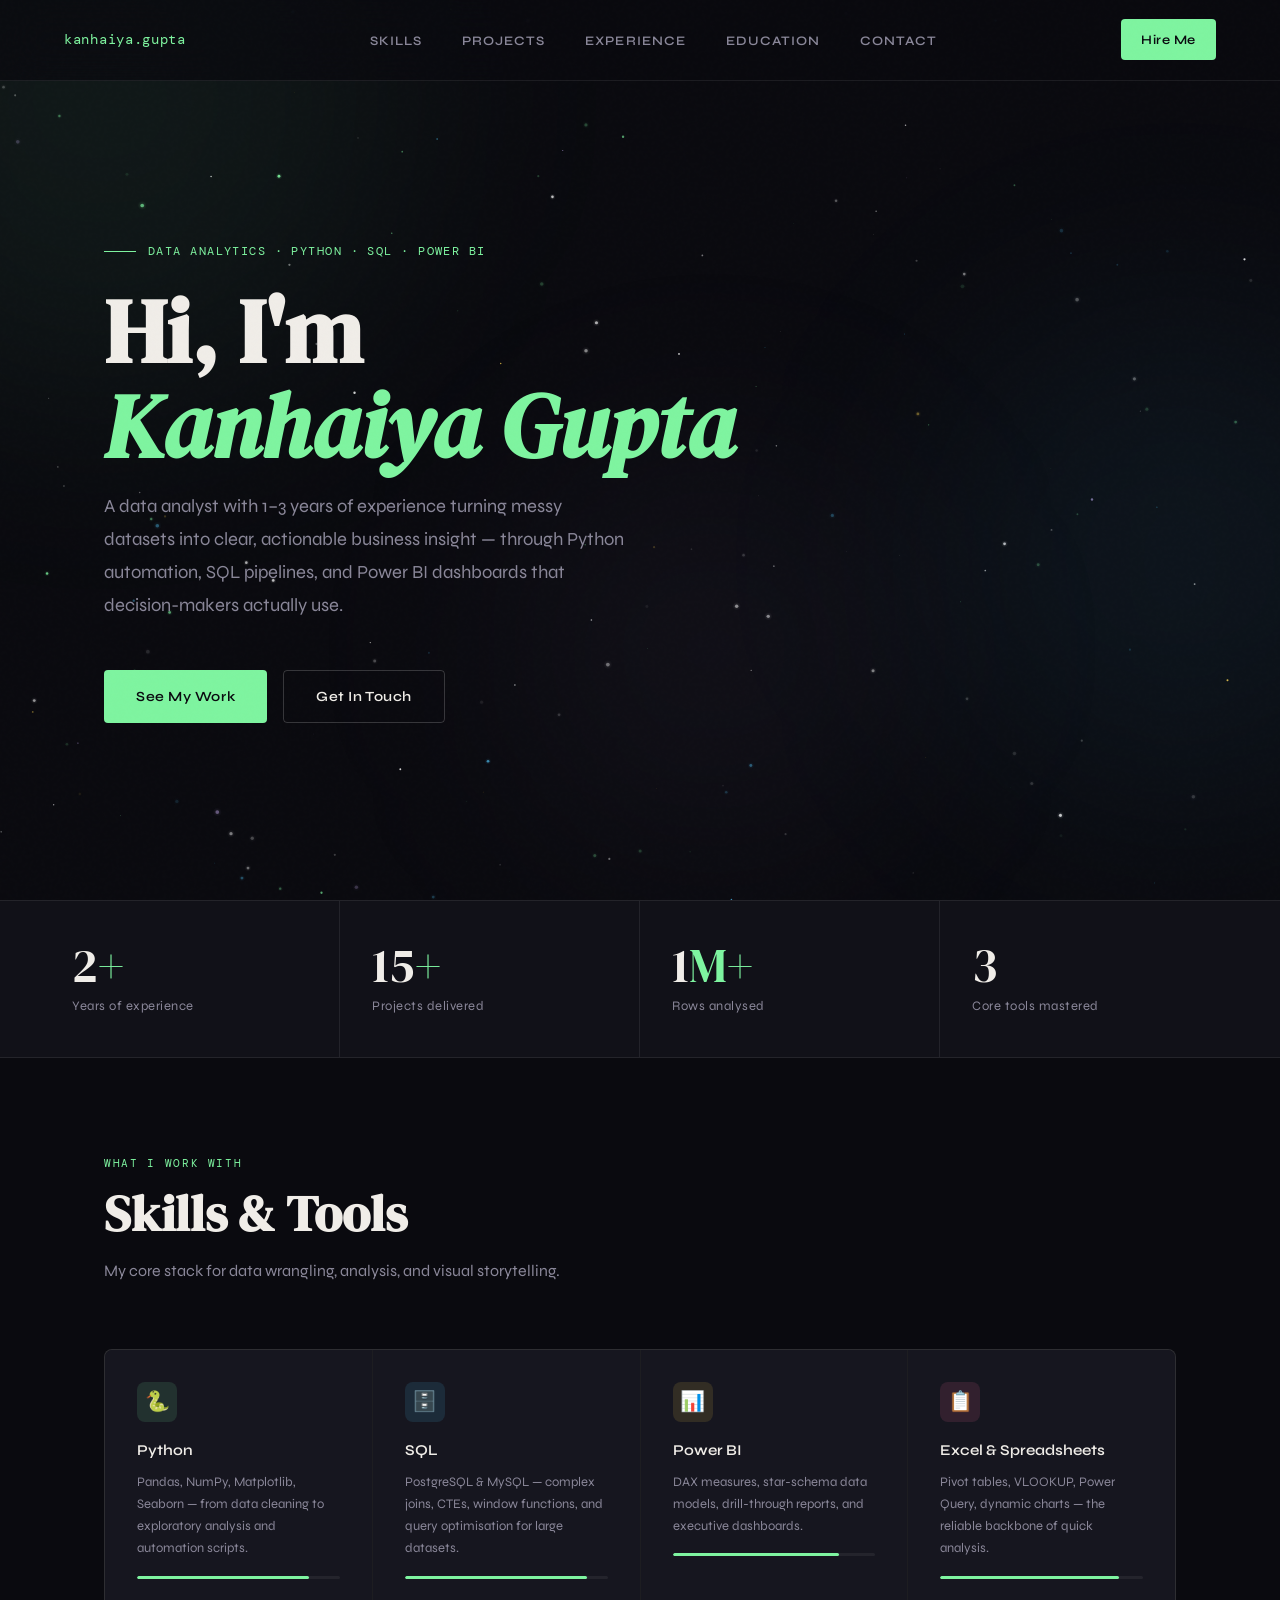
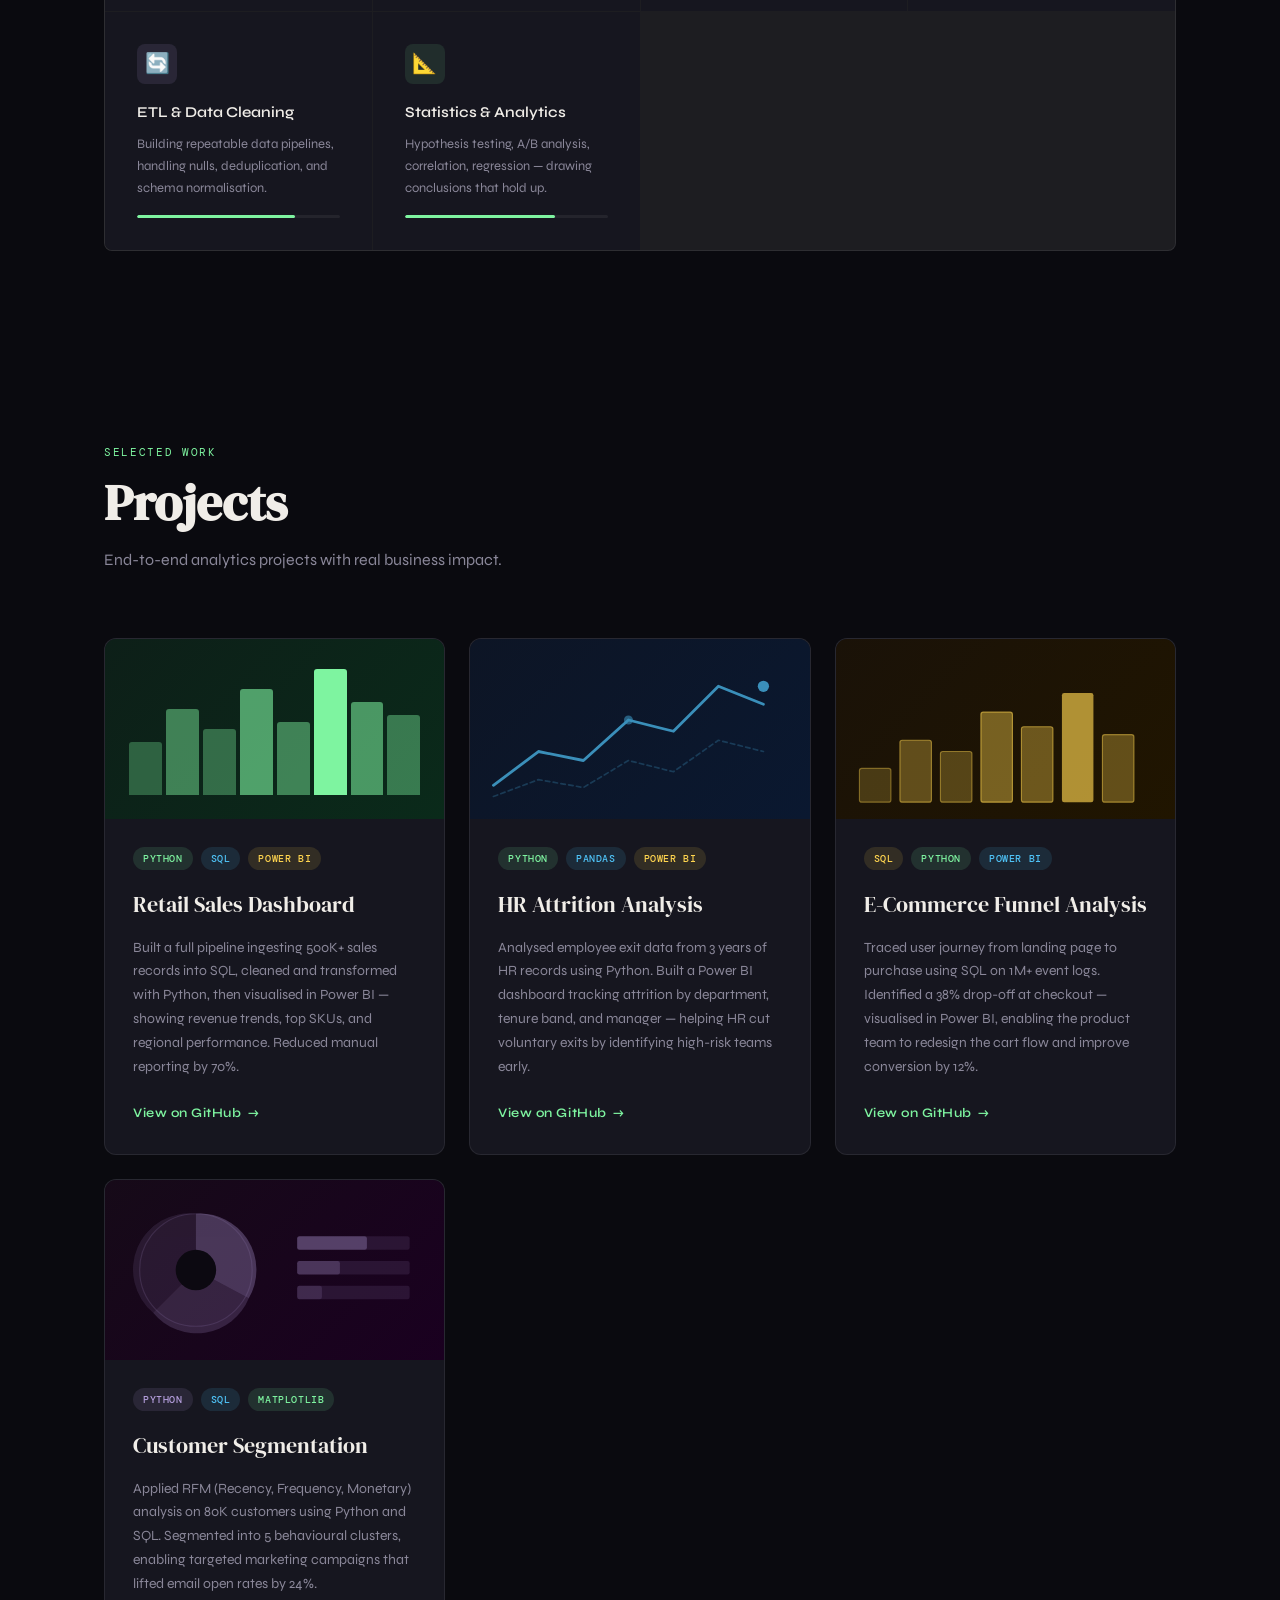
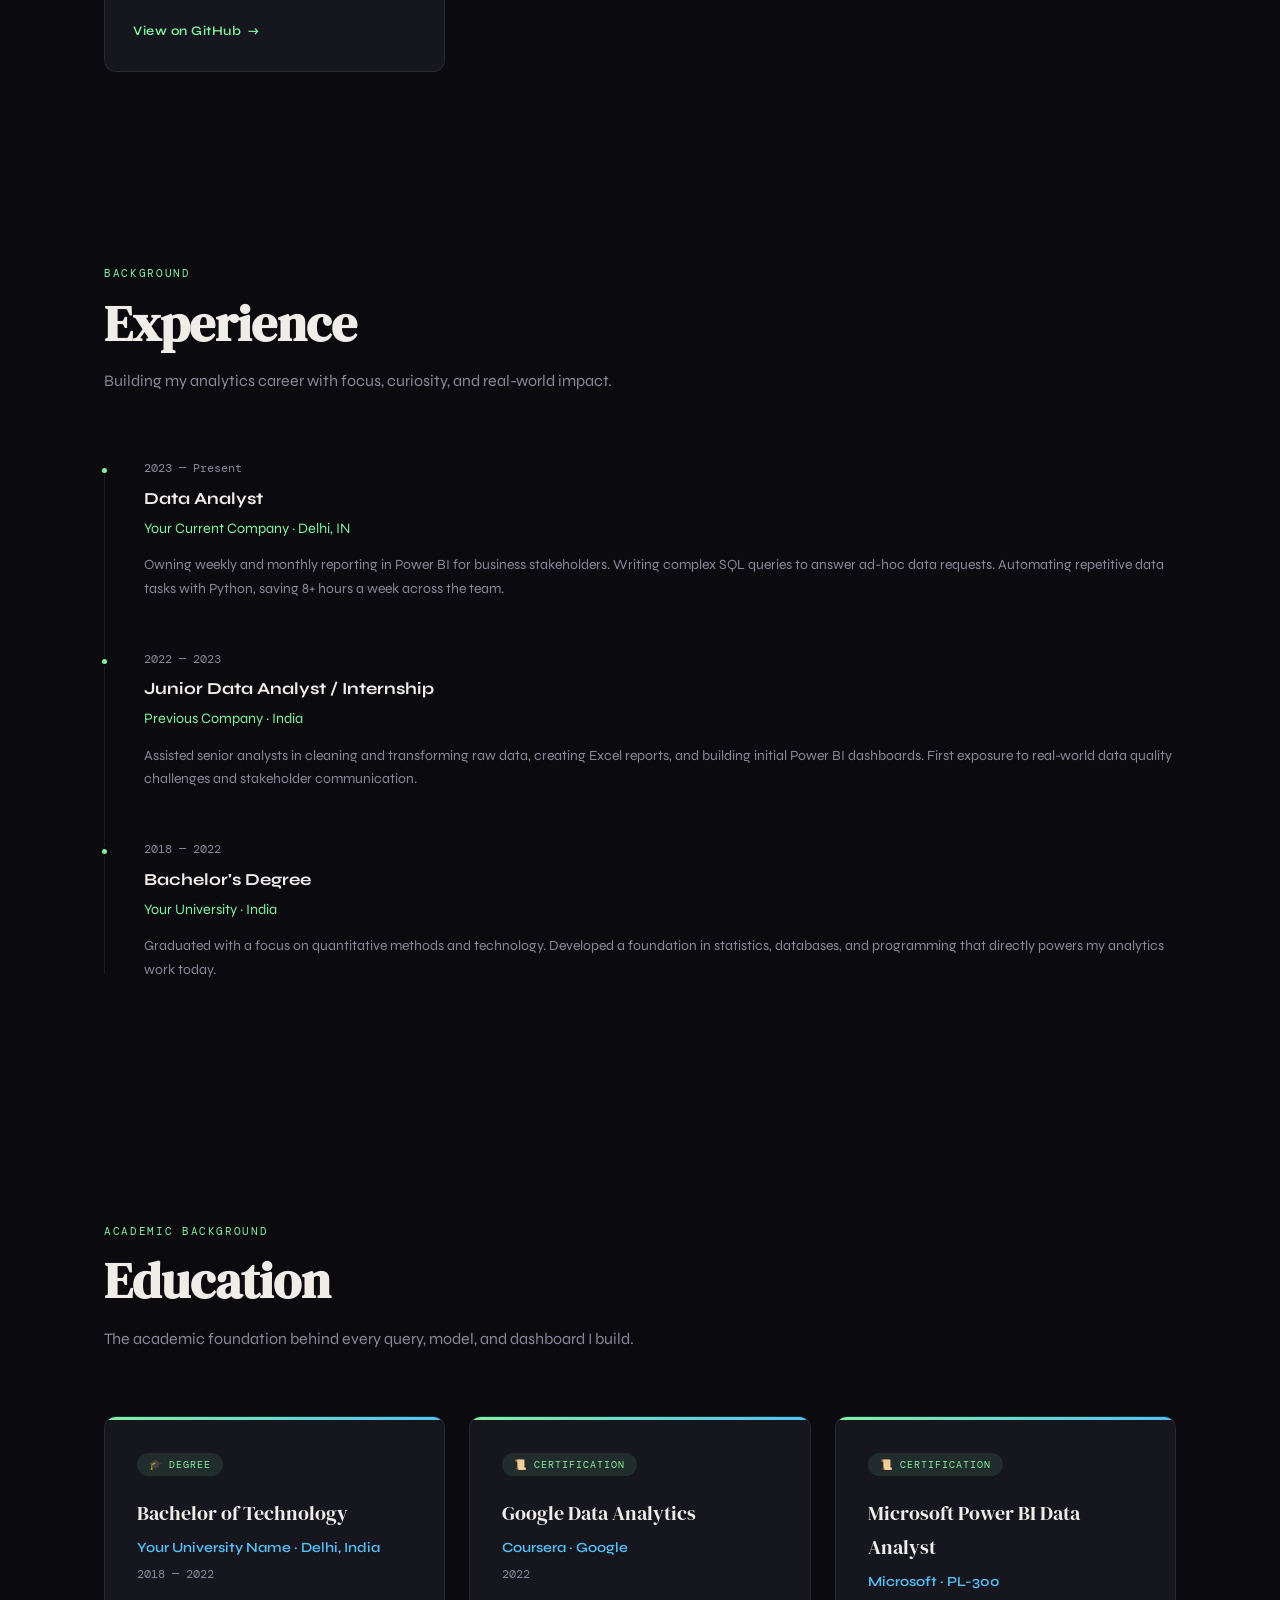
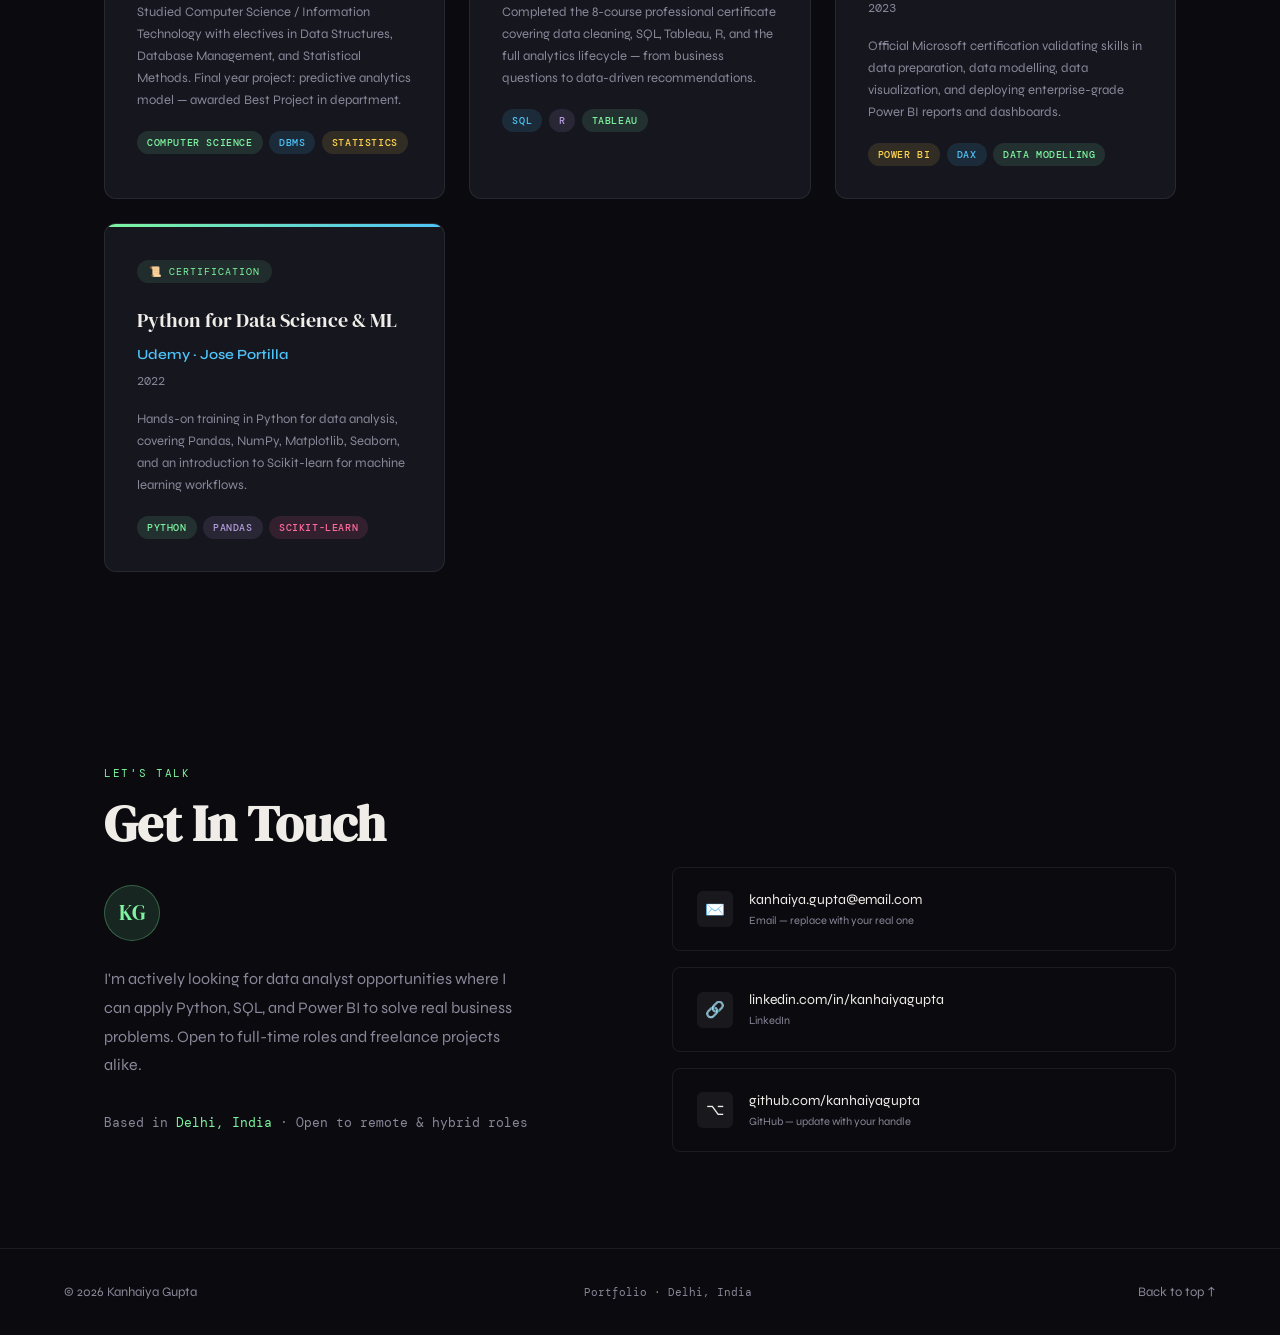
<file: index.html>
﻿<!DOCTYPE html>
<html lang="en">
<head>
<meta charset="UTF-8" />
<meta name="viewport" content="width=device-width, initial-scale=1.0" />
<title>Kanhaiya Gupta — Data Analytics Portfolio</title>
<link href="https://fonts.googleapis.com/css2?family=DM+Serif+Display:ital@0;1&family=DM+Mono:wght@400;500&family=Syne:wght@400;600;700&display=swap" rel="stylesheet" />
<link rel="stylesheet" href="style.css" />
</head>
<body>

<canvas id="stars-canvas"></canvas>

<div class="orb orb1"></div>
<div class="orb orb2"></div>
<div class="orb orb3"></div>

<!-- NAV -->
<nav>
  <div class="nav-logo">kanhaiya.gupta</div>
  <ul class="nav-links">
    <li><a href="#skills">Skills</a></li>
    <li><a href="#projects">Projects</a></li>
    <li><a href="#experience">Experience</a></li>
    <li><a href="#education">Education</a></li>
    <li><a href="#contact">Contact</a></li>
  </ul>
  <a href="#contact" class="btn btn-primary btn-small">Hire Me</a>
</nav>

<!-- HERO -->
<div class="hero">
  <div class="hero-tag">Data Analytics · Python · SQL · Power BI</div>
  <h1>Hi, I'm<br /><em>Kanhaiya Gupta</em></h1>
  <p class="hero-sub">
    A data analyst with 1–3 years of experience turning messy datasets into clear, actionable business insight — through Python automation, SQL pipelines, and Power BI dashboards that decision-makers actually use.
  </p>
  <div class="hero-cta">
    <a href="#projects" class="btn btn-primary">See My Work</a>
    <a href="mailto:kanhaiya.gupta@email.com" class="btn btn-outline">Get In Touch</a>
  </div>
</div>

<!-- STATS -->
<div class="stats-strip">
  <div class="stats-inner">
    <div class="stat reveal">
      <div class="stat-num">2<span>+</span></div>
      <div class="stat-label">Years of experience</div>
    </div>
    <div class="stat reveal">
      <div class="stat-num">15<span>+</span></div>
      <div class="stat-label">Projects delivered</div>
    </div>
    <div class="stat reveal">
      <div class="stat-num">1<span>M+</span></div>
      <div class="stat-label">Rows analysed</div>
    </div>
    <div class="stat reveal">
      <div class="stat-num">3</div>
      <div class="stat-label">Core tools mastered</div>
    </div>
  </div>
</div>

<!-- SKILLS -->
<section id="skills">
  <div class="section-label">What I work with</div>
  <h2 class="section-title">Skills & Tools</h2>
  <p class="section-desc">My core stack for data wrangling, analysis, and visual storytelling.</p>

  <div class="skills-grid reveal">
    <div class="skill-card">
      <div class="skill-icon" style="background:rgba(126,244,160,0.12);">🐍</div>
      <div class="skill-name">Python</div>
      <div class="skill-desc">Pandas, NumPy, Matplotlib, Seaborn — from data cleaning to exploratory analysis and automation scripts.</div>
      <div class="skill-bar-wrap"><div class="skill-bar" style="width:85%"></div></div>
    </div>
    <div class="skill-card">
      <div class="skill-icon" style="background:rgba(79,195,247,0.12);">🗄️</div>
      <div class="skill-name">SQL</div>
      <div class="skill-desc">PostgreSQL & MySQL — complex joins, CTEs, window functions, and query optimisation for large datasets.</div>
      <div class="skill-bar-wrap"><div class="skill-bar" style="width:90%"></div></div>
    </div>
    <div class="skill-card">
      <div class="skill-icon" style="background:rgba(255,213,79,0.12);">📊</div>
      <div class="skill-name">Power BI</div>
      <div class="skill-desc">DAX measures, star-schema data models, drill-through reports, and executive dashboards.</div>
      <div class="skill-bar-wrap"><div class="skill-bar" style="width:82%"></div></div>
    </div>
    <div class="skill-card">
      <div class="skill-icon" style="background:rgba(255,107,157,0.12);">📋</div>
      <div class="skill-name">Excel & Spreadsheets</div>
      <div class="skill-desc">Pivot tables, VLOOKUP, Power Query, dynamic charts — the reliable backbone of quick analysis.</div>
      <div class="skill-bar-wrap"><div class="skill-bar" style="width:88%"></div></div>
    </div>
    <div class="skill-card">
      <div class="skill-icon" style="background:rgba(179,157,219,0.12);">🔄</div>
      <div class="skill-name">ETL & Data Cleaning</div>
      <div class="skill-desc">Building repeatable data pipelines, handling nulls, deduplication, and schema normalisation.</div>
      <div class="skill-bar-wrap"><div class="skill-bar" style="width:78%"></div></div>
    </div>
    <div class="skill-card">
      <div class="skill-icon" style="background:rgba(126,244,160,0.1);">📐</div>
      <div class="skill-name">Statistics & Analytics</div>
      <div class="skill-desc">Hypothesis testing, A/B analysis, correlation, regression — drawing conclusions that hold up.</div>
      <div class="skill-bar-wrap"><div class="skill-bar" style="width:74%"></div></div>
    </div>
  </div>
</section>

<!-- PROJECTS -->
<section id="projects">
  <div class="section-label">Selected work</div>
  <h2 class="section-title">Projects</h2>
  <p class="section-desc">End-to-end analytics projects with real business impact.</p>

  <div class="projects-grid">
    <a class="project-card reveal" href="https://github.com/kanhaiyagupta" target="_blank">
      <div class="project-thumb" style="background:linear-gradient(135deg,#0d1f18,#0a2a1a);">
        <div class="chart-bars">
          <div class="bar" style="height:40%;background:rgba(126,244,160,0.3)"></div>
          <div class="bar" style="height:65%;background:rgba(126,244,160,0.45)"></div>
          <div class="bar" style="height:50%;background:rgba(126,244,160,0.35)"></div>
          <div class="bar" style="height:80%;background:rgba(126,244,160,0.6)"></div>
          <div class="bar" style="height:55%;background:rgba(126,244,160,0.45)"></div>
          <div class="bar" style="height:95%;background:var(--accent)"></div>
          <div class="bar" style="height:70%;background:rgba(126,244,160,0.55)"></div>
          <div class="bar" style="height:60%;background:rgba(126,244,160,0.4)"></div>
        </div>
      </div>
      <div class="project-body">
        <div class="project-tags">
          <span class="tag tag-green">Python</span>
          <span class="tag tag-blue">SQL</span>
          <span class="tag tag-yellow">Power BI</span>
        </div>
        <div class="project-title">Retail Sales Dashboard</div>
        <div class="project-desc">Built a full pipeline ingesting 500K+ sales records into SQL, cleaned and transformed with Python, then visualised in Power BI — showing revenue trends, top SKUs, and regional performance. Reduced manual reporting by 70%.</div>
        <span class="project-link">View on GitHub</span>
      </div>
    </a>
    <a class="project-card reveal" href="https://github.com/kanhaiyagupta" target="_blank">
      <div class="project-thumb" style="background:linear-gradient(135deg,#0d1525,#0a1830);">
        <svg width="100%" height="100%" viewBox="0 0 300 160" style="opacity:0.7">
          <polyline points="20,130 60,100 100,108 140,72 180,82 220,42 260,58" fill="none" stroke="#4fc3f7" stroke-width="2.5" stroke-linecap="round" stroke-linejoin="round"/>
          <polyline points="20,140 60,125 100,132 140,108 180,118 220,90 260,100" fill="none" stroke="rgba(79,195,247,0.3)" stroke-width="1.5" stroke-linecap="round" stroke-linejoin="round" stroke-dasharray="4 3"/>
          <circle cx="260" cy="42" r="5" fill="#4fc3f7"/>
          <circle cx="140" cy="72" r="4" fill="rgba(79,195,247,0.6)"/>
        </svg>
      </div>
      <div class="project-body">
        <div class="project-tags">
          <span class="tag tag-green">Python</span>
          <span class="tag tag-blue">Pandas</span>
          <span class="tag tag-yellow">Power BI</span>
        </div>
        <div class="project-title">HR Attrition Analysis</div>
        <div class="project-desc">Analysed employee exit data from 3 years of HR records using Python. Built a Power BI dashboard tracking attrition by department, tenure band, and manager — helping HR cut voluntary exits by identifying high-risk teams early.</div>
        <span class="project-link">View on GitHub</span>
      </div>
    </a>
    <a class="project-card reveal" href="https://github.com/kanhaiyagupta" target="_blank">
      <div class="project-thumb" style="background:linear-gradient(135deg,#1a1208,#201500);">
        <svg width="100%" height="100%" viewBox="0 0 300 160">
          <rect x="20" y="115" width="28" height="30" rx="2" fill="rgba(255,213,79,0.2)" stroke="rgba(255,213,79,0.4)" stroke-width="1"/>
          <rect x="56" y="90" width="28" height="55" rx="2" fill="rgba(255,213,79,0.3)" stroke="rgba(255,213,79,0.5)" stroke-width="1"/>
          <rect x="92" y="100" width="28" height="45" rx="2" fill="rgba(255,213,79,0.25)" stroke="rgba(255,213,79,0.45)" stroke-width="1"/>
          <rect x="128" y="65" width="28" height="80" rx="2" fill="rgba(255,213,79,0.4)" stroke="rgba(255,213,79,0.6)" stroke-width="1"/>
          <rect x="164" y="78" width="28" height="67" rx="2" fill="rgba(255,213,79,0.35)" stroke="rgba(255,213,79,0.55)" stroke-width="1"/>
          <rect x="200" y="48" width="28" height="97" rx="2" fill="#ffd54f" opacity="0.65"/>
          <rect x="236" y="85" width="28" height="60" rx="2" fill="rgba(255,213,79,0.3)" stroke="rgba(255,213,79,0.5)" stroke-width="1"/>
        </svg>
      </div>
      <div class="project-body">
        <div class="project-tags">
          <span class="tag tag-yellow">SQL</span>
          <span class="tag tag-green">Python</span>
          <span class="tag tag-blue">Power BI</span>
        </div>
        <div class="project-title">E-Commerce Funnel Analysis</div>
        <div class="project-desc">Traced user journey from landing page to purchase using SQL on 1M+ event logs. Identified a 38% drop-off at checkout — visualised in Power BI, enabling the product team to redesign the cart flow and improve conversion by 12%.</div>
        <span class="project-link">View on GitHub</span>
      </div>
    </a>
    <a class="project-card reveal" href="https://github.com/kanhaiyagupta" target="_blank">
      <div class="project-thumb" style="background:linear-gradient(135deg,#160a18,#1a0020);">
        <svg width="100%" height="100%" viewBox="0 0 300 160" style="opacity:0.8">
          <circle cx="80" cy="80" r="50" fill="none" stroke="rgba(179,157,219,0.2)" stroke-width="1"/>
          <path d="M80 80 L80 30 A50 50 0 0 1 127 105 Z" fill="rgba(179,157,219,0.4)"/>
          <path d="M80 80 L127 105 A50 50 0 0 1 42 118 Z" fill="rgba(179,157,219,0.25)"/>
          <path d="M80 80 L42 118 A50 50 0 0 1 80 30 Z" fill="rgba(179,157,219,0.15)"/>
          <circle cx="80" cy="80" r="18" fill="var(--bg)"/>
          <rect x="170" y="50" width="100" height="12" rx="2" fill="rgba(179,157,219,0.15)"/>
          <rect x="170" y="50" width="62" height="12" rx="2" fill="rgba(179,157,219,0.4)"/>
          <rect x="170" y="72" width="100" height="12" rx="2" fill="rgba(179,157,219,0.15)"/>
          <rect x="170" y="72" width="38" height="12" rx="2" fill="rgba(179,157,219,0.3)"/>
          <rect x="170" y="94" width="100" height="12" rx="2" fill="rgba(179,157,219,0.15)"/>
          <rect x="170" y="94" width="22" height="12" rx="2" fill="rgba(179,157,219,0.2)"/>
        </svg>
      </div>
      <div class="project-body">
        <div class="project-tags">
          <span class="tag tag-purple">Python</span>
          <span class="tag tag-blue">SQL</span>
          <span class="tag tag-green">Matplotlib</span>
        </div>
        <div class="project-title">Customer Segmentation</div>
        <div class="project-desc">Applied RFM (Recency, Frequency, Monetary) analysis on 80K customers using Python and SQL. Segmented into 5 behavioural clusters, enabling targeted marketing campaigns that lifted email open rates by 24%.</div>
        <span class="project-link">View on GitHub</span>
      </div>
    </a>
  </div>
</section>

<!-- EXPERIENCE -->
<section id="experience">
  <div class="section-label">Background</div>
  <h2 class="section-title">Experience</h2>
  <p class="section-desc">Building my analytics career with focus, curiosity, and real-world impact.</p>

  <div class="timeline reveal">
    <div class="timeline-item">
      <div class="tl-date">2023 — Present</div>
      <div class="tl-role">Data Analyst</div>
      <div class="tl-company">Your Current Company · Delhi, IN</div>
      <div class="tl-desc">Owning weekly and monthly reporting in Power BI for business stakeholders. Writing complex SQL queries to answer ad-hoc data requests. Automating repetitive data tasks with Python, saving 8+ hours a week across the team.</div>
    </div>
    <div class="timeline-item">
      <div class="tl-date">2022 — 2023</div>
      <div class="tl-role">Junior Data Analyst / Internship</div>
      <div class="tl-company">Previous Company · India</div>
      <div class="tl-desc">Assisted senior analysts in cleaning and transforming raw data, creating Excel reports, and building initial Power BI dashboards. First exposure to real-world data quality challenges and stakeholder communication.</div>
    </div>
    <div class="timeline-item">
      <div class="tl-date">2018 — 2022</div>
      <div class="tl-role">Bachelor's Degree</div>
      <div class="tl-company">Your University · India</div>
      <div class="tl-desc">Graduated with a focus on quantitative methods and technology. Developed a foundation in statistics, databases, and programming that directly powers my analytics work today.</div>
    </div>
  </div>
</section>

<!-- EDUCATION -->
<section id="education">
  <div class="section-label">Academic background</div>
  <h2 class="section-title">Education</h2>
  <p class="section-desc">The academic foundation behind every query, model, and dashboard I build.</p>

  <div class="edu-grid reveal">
    <div class="edu-card">
      <div class="edu-badge">🎓 Degree</div>
      <div class="edu-degree">Bachelor of Technology</div>
      <div class="edu-school">Your University Name · Delhi, India</div>
      <div class="edu-year">2018 — 2022</div>
      <div class="edu-desc">Studied Computer Science / Information Technology with electives in Data Structures, Database Management, and Statistical Methods. Final year project: predictive analytics model — awarded Best Project in department.</div>
      <div class="edu-tags">
        <span class="tag tag-green">Computer Science</span>
        <span class="tag tag-blue">DBMS</span>
        <span class="tag tag-yellow">Statistics</span>
      </div>
    </div>
    <div class="edu-card">
      <div class="edu-badge">📜 Certification</div>
      <div class="edu-degree">Google Data Analytics</div>
      <div class="edu-school">Coursera · Google</div>
      <div class="edu-year">2022</div>
      <div class="edu-desc">Completed the 8-course professional certificate covering data cleaning, SQL, Tableau, R, and the full analytics lifecycle — from business questions to data-driven recommendations.</div>
      <div class="edu-tags">
        <span class="tag tag-blue">SQL</span>
        <span class="tag tag-purple">R</span>
        <span class="tag tag-green">Tableau</span>
      </div>
    </div>
    <div class="edu-card">
      <div class="edu-badge">📜 Certification</div>
      <div class="edu-degree">Microsoft Power BI Data Analyst</div>
      <div class="edu-school">Microsoft · PL-300</div>
      <div class="edu-year">2023</div>
      <div class="edu-desc">Official Microsoft certification validating skills in data preparation, data modelling, data visualization, and deploying enterprise-grade Power BI reports and dashboards.</div>
      <div class="edu-tags">
        <span class="tag tag-yellow">Power BI</span>
        <span class="tag tag-blue">DAX</span>
        <span class="tag tag-green">Data Modelling</span>
      </div>
    </div>
    <div class="edu-card">
      <div class="edu-badge">📜 Certification</div>
      <div class="edu-degree">Python for Data Science & ML</div>
      <div class="edu-school">Udemy · Jose Portilla</div>
      <div class="edu-year">2022</div>
      <div class="edu-desc">Hands-on training in Python for data analysis, covering Pandas, NumPy, Matplotlib, Seaborn, and an introduction to Scikit-learn for machine learning workflows.</div>
      <div class="edu-tags">
        <span class="tag tag-green">Python</span>
        <span class="tag tag-purple">Pandas</span>
        <span class="tag tag-pink">Scikit-learn</span>
      </div>
    </div>
  </div>
</section>

<!-- CONTACT -->
<section id="contact">
  <div class="section-label">Let's talk</div>
  <h2 class="section-title">Get In Touch</h2>

  <div class="contact-grid reveal">
    <div>
      <div class="avatar">KG</div>
      <p class="contact-copy">
        I'm actively looking for data analyst opportunities where I can apply Python, SQL, and Power BI to solve real business problems. Open to full-time roles and freelance projects alike.
      </p>
      <div class="contact-note">
        Based in <span>Delhi, India</span> · Open to remote & hybrid roles
      </div>
    </div>
    <div class="contact-links">
      <a class="contact-link" href="mailto:kanhaiya.gupta@email.com">
        <div class="contact-link-icon">✉️</div>
        <div>
          <div class="contact-link-text">kanhaiya.gupta@email.com</div>
          <div class="contact-link-label">Email — replace with your real one</div>
        </div>
      </a>
      <a class="contact-link" href="https://linkedin.com/in/kanhaiyagupta" target="_blank">
        <div class="contact-link-icon">🔗</div>
        <div>
          <div class="contact-link-text">linkedin.com/in/kanhaiyagupta</div>
          <div class="contact-link-label">LinkedIn</div>
        </div>
      </a>
      <a class="contact-link" href="https://github.com/kanhaiyagupta" target="_blank">
        <div class="contact-link-icon">⌥</div>
        <div>
          <div class="contact-link-text">github.com/kanhaiyagupta</div>
          <div class="contact-link-label">GitHub — update with your handle</div>
        </div>
      </a>
    </div>
  </div>
</section>

<!-- FOOTER -->
<footer>
  <span>© 2026 Kanhaiya Gupta</span>
  <span class="footer-note">Portfolio · Delhi, India</span>
  <a class="back-to-top" href="#">Back to top ↑</a>
</footer>

<script src="script.js"></script>
</body>
</html>
</file>
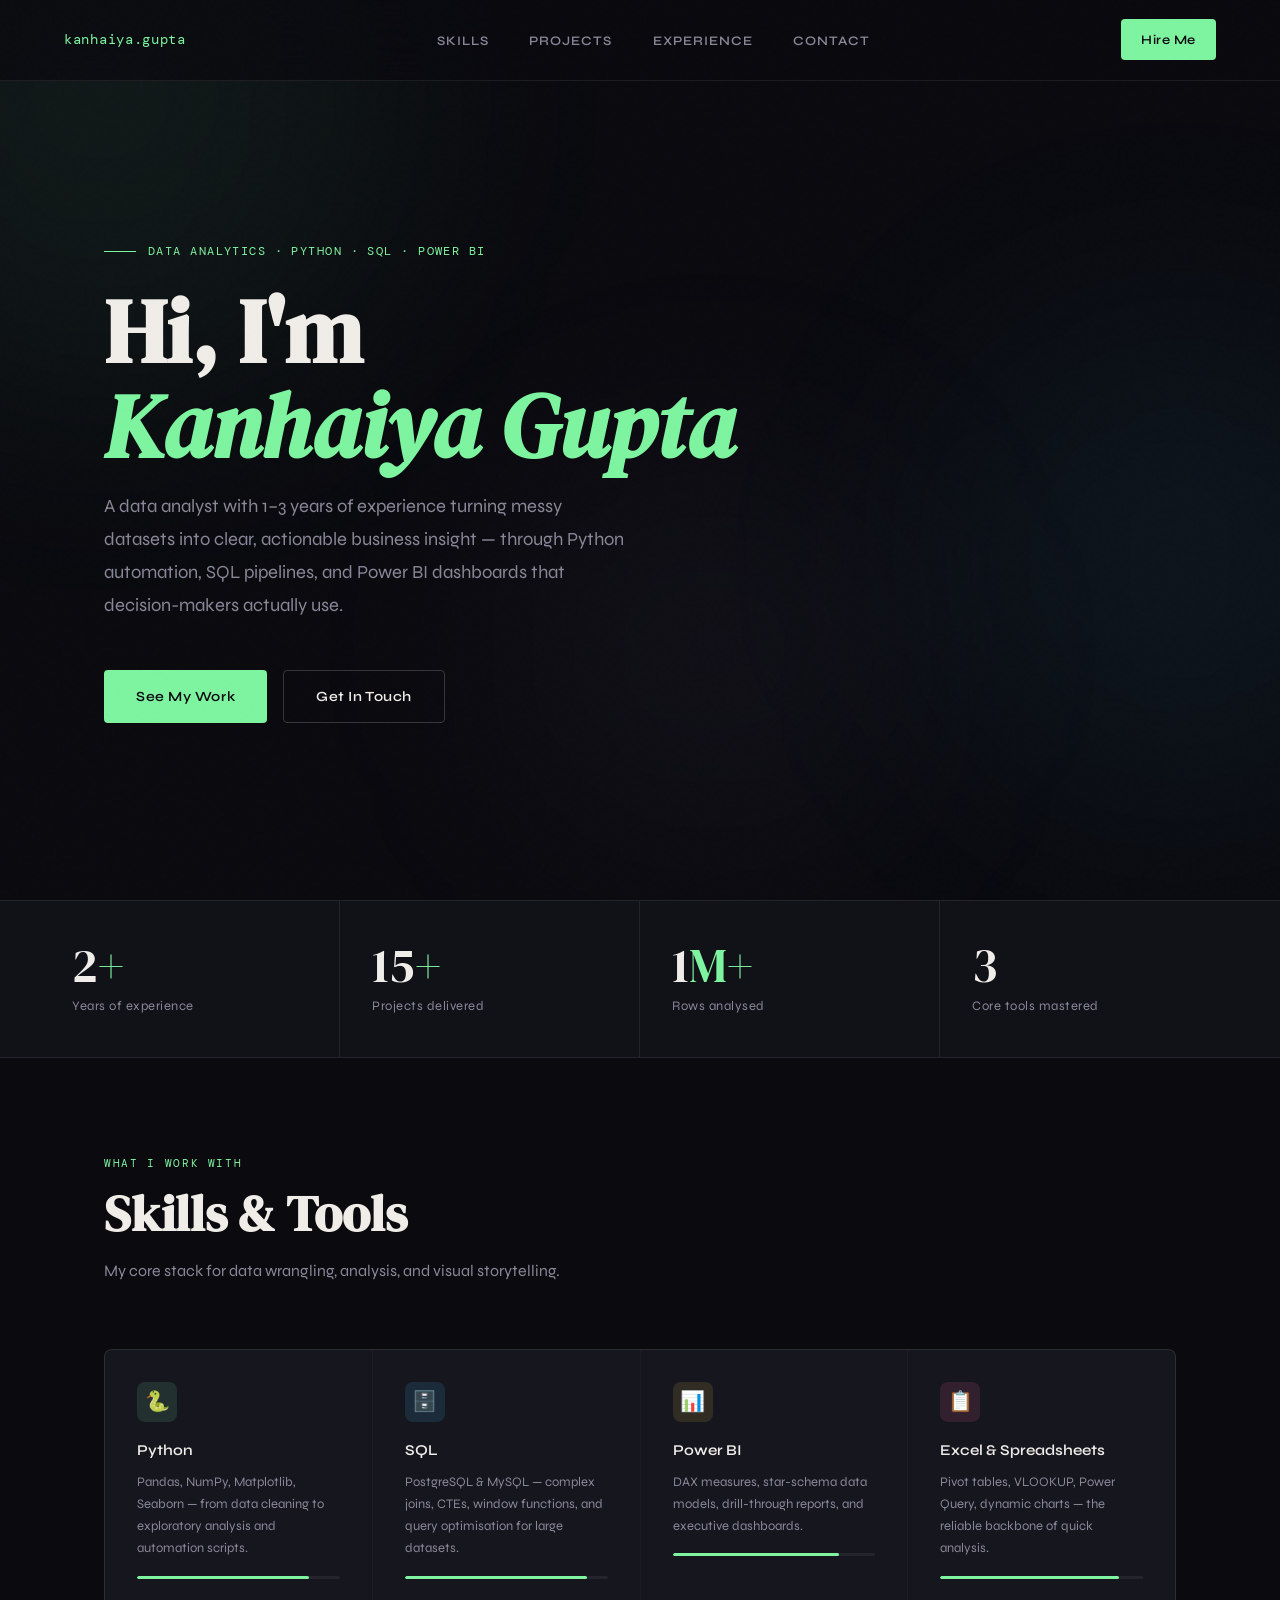
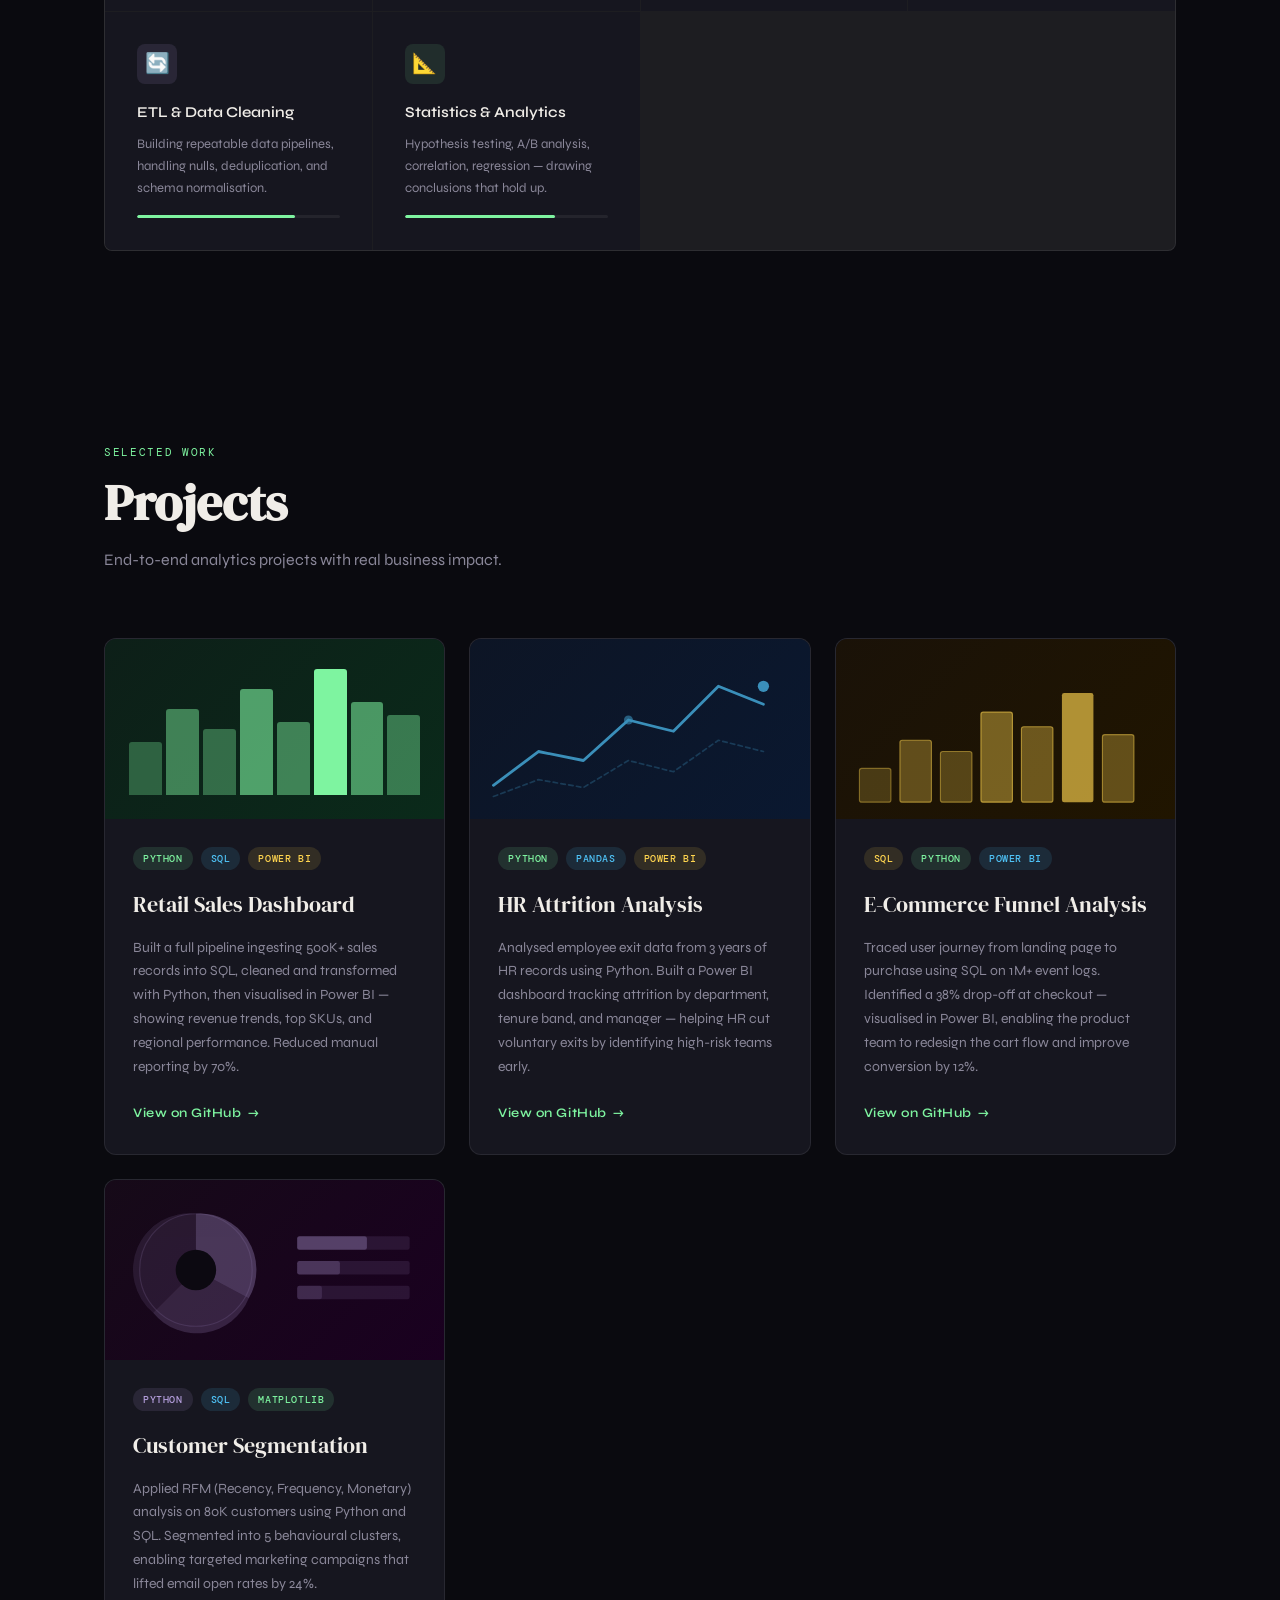
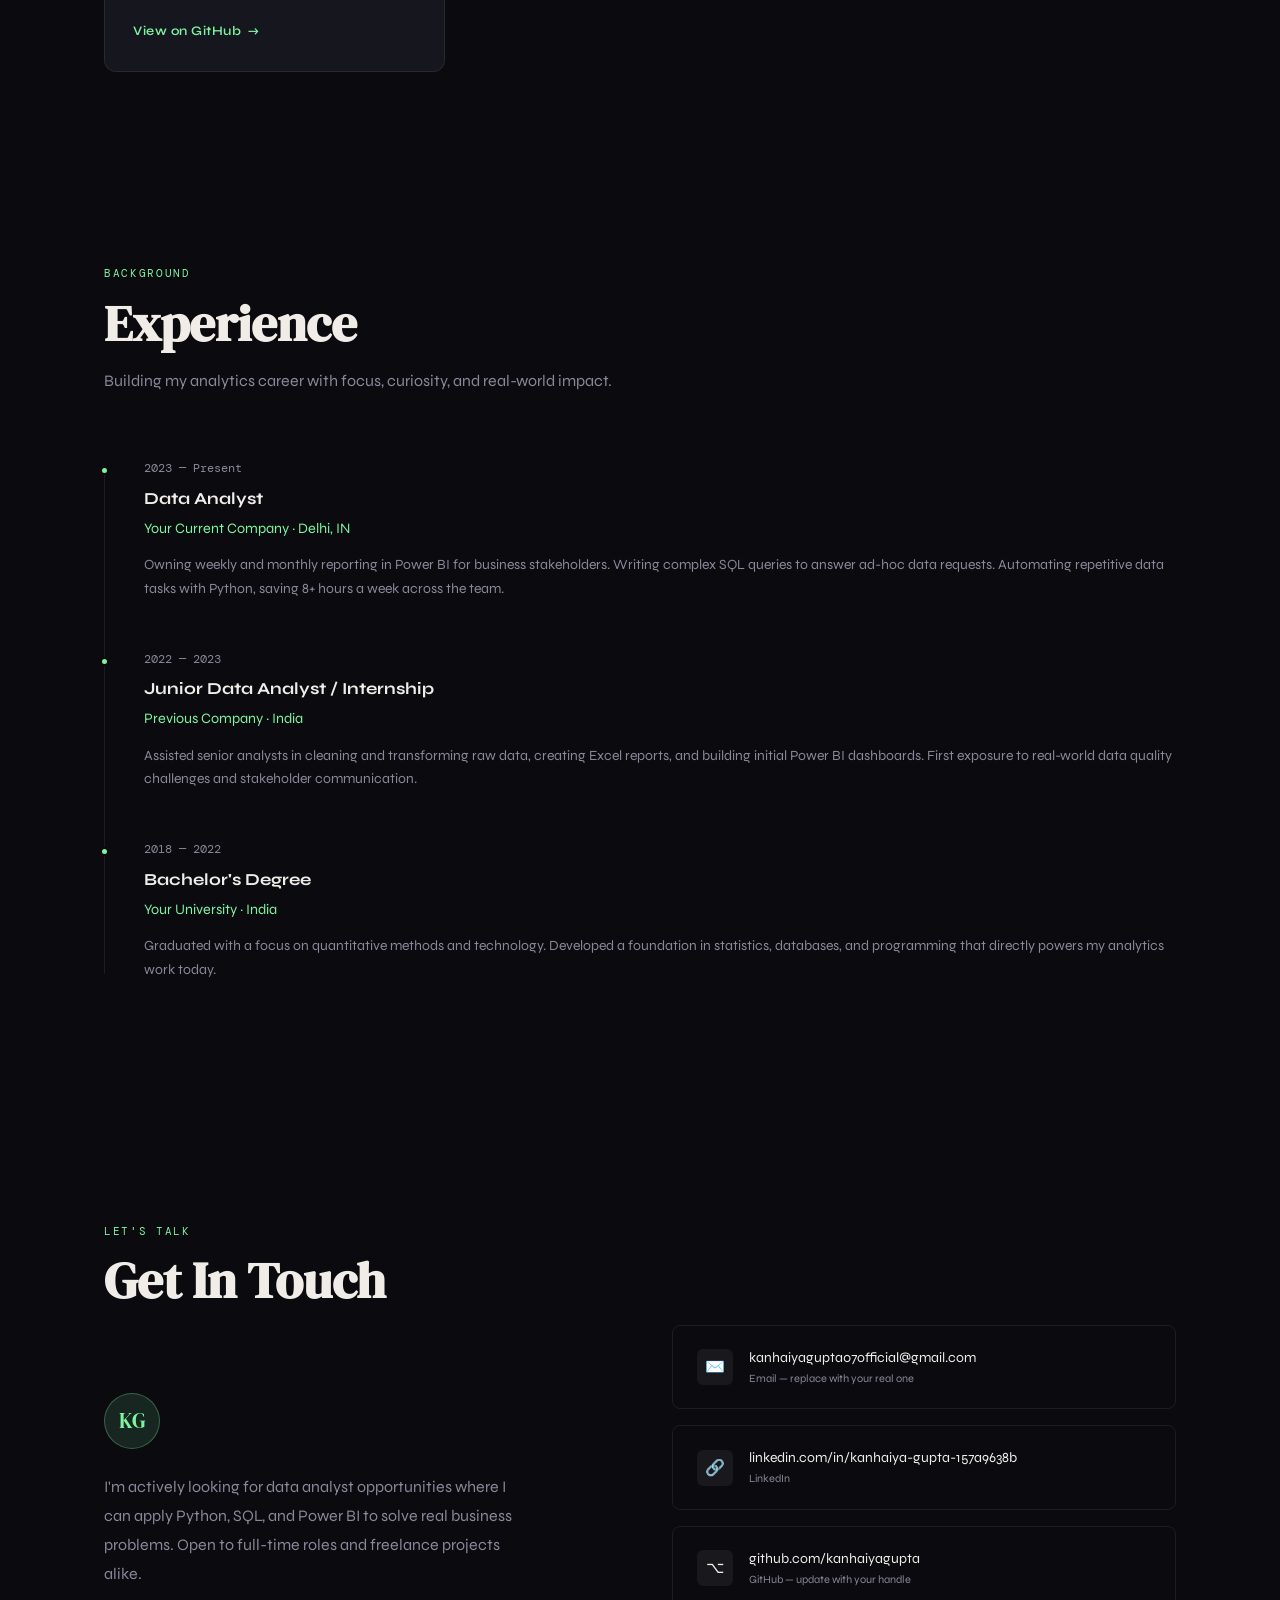
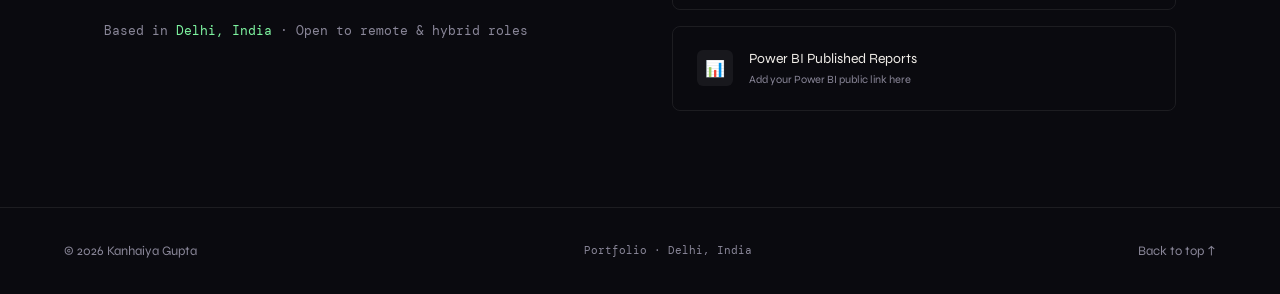
<file: kanhaiya-gupta-portfolio.html>
<!DOCTYPE html>
<html lang="en">
<head>
<meta charset="UTF-8" />
<meta name="viewport" content="width=device-width, initial-scale=1.0"/>
<title>Kanhaiya Gupta — Data Analytics Portfolio</title>
<link href="https://fonts.googleapis.com/css2?family=DM+Serif+Display:ital@0;1&family=DM+Mono:wght@400;500&family=Syne:wght@400;600;700&display=swap" rel="stylesheet"/>
<style>
  :root {
    --bg: #0a0a0f;
    --surface: #111118;
    --card: #16161f;
    --border: rgba(255,255,255,0.08);
    --border-hover: rgba(255,255,255,0.18);
    --text: #f0ede8;
    --muted: #8a8799;
    --accent: #7ef4a0;
    --accent2: #4fc3f7;
    --accent3: #ffd54f;
    --accent4: #ff6b9d;
    --purple: #b39ddb;
    --font-head: 'DM Serif Display', serif;
    --font-body: 'Syne', sans-serif;
    --font-mono: 'DM Mono', monospace;
  }
  *, *::before, *::after { box-sizing: border-box; margin: 0; padding: 0; }
  html { scroll-behavior: smooth; }
  body {
    background: var(--bg);
    color: var(--text);
    font-family: var(--font-body);
    font-size: 16px;
    line-height: 1.7;
    overflow-x: hidden;
  }
  body::before {
    content: '';
    position: fixed; inset: 0;
    background-image: url("data:image/svg+xml,%3Csvg viewBox='0 0 256 256' xmlns='http://www.w3.org/2000/svg'%3E%3Cfilter id='noise'%3E%3CfeTurbulence type='fractalNoise' baseFrequency='0.9' numOctaves='4' stitchTiles='stitch'/%3E%3C/filter%3E%3Crect width='100%25' height='100%25' filter='url(%23noise)' opacity='0.04'/%3E%3C/svg%3E");
    pointer-events: none; z-index: 9999; opacity: 0.35;
  }
  .orb { position: fixed; border-radius: 50%; filter: blur(120px); pointer-events: none; z-index: 0; }
  .orb1 { width: 600px; height: 600px; background: rgba(126,244,160,0.06); top: -200px; left: -200px; }
  .orb2 { width: 500px; height: 500px; background: rgba(79,195,247,0.06); bottom: 10%; right: -150px; }
  .orb3 { width: 400px; height: 400px; background: rgba(179,157,219,0.05); top: 50%; left: 40%; }

  nav {
    position: fixed; top: 0; left: 0; right: 0; z-index: 100;
    display: flex; align-items: center; justify-content: space-between;
    padding: 1.2rem 4rem;
    background: rgba(10,10,15,0.75);
    backdrop-filter: blur(20px);
    border-bottom: 1px solid var(--border);
  }
  .nav-logo { font-family: var(--font-mono); font-size: 14px; color: var(--accent); letter-spacing: 0.05em; }
  .nav-links { display: flex; gap: 2.5rem; list-style: none; }
  .nav-links a { color: var(--muted); text-decoration: none; font-size: 13px; font-weight: 600; letter-spacing: 0.08em; text-transform: uppercase; transition: color 0.2s; }
  .nav-links a:hover { color: var(--text); }

  .hero {
    position: relative; z-index: 1;
    min-height: 100vh;
    display: flex; flex-direction: column;
    justify-content: center; align-items: flex-start;
    padding: 8rem 4rem 4rem;
    max-width: 1200px; margin: 0 auto;
  }
  .hero-tag {
    font-family: var(--font-mono); font-size: 12px; color: var(--accent);
    letter-spacing: 0.12em; text-transform: uppercase;
    margin-bottom: 1.5rem;
    display: flex; align-items: center; gap: 0.75rem;
  }
  .hero-tag::before { content: ''; display: block; width: 32px; height: 1px; background: var(--accent); }
  .hero h1 { font-family: var(--font-head); font-size: clamp(3.2rem, 7vw, 6.5rem); line-height: 1.05; color: var(--text); margin-bottom: 1rem; }
  .hero h1 em { font-style: italic; color: var(--accent); }
  .hero-sub { font-size: 1.15rem; color: var(--muted); max-width: 520px; margin-bottom: 3rem; line-height: 1.8; }
  .hero-cta { display: flex; gap: 1rem; flex-wrap: wrap; }
  .btn { display: inline-flex; align-items: center; gap: 0.5rem; padding: 0.85rem 2rem; border-radius: 4px; font-family: var(--font-body); font-size: 14px; font-weight: 600; text-decoration: none; transition: all 0.2s; letter-spacing: 0.04em; }
  .btn-primary { background: var(--accent); color: #0a0a0f; }
  .btn-primary:hover { background: #5bdb80; transform: translateY(-2px); }
  .btn-outline { border: 1px solid var(--border-hover); color: var(--text); }
  .btn-outline:hover { border-color: var(--accent); color: var(--accent); transform: translateY(-2px); }

  .stats-strip { position: relative; z-index: 1; border-top: 1px solid var(--border); border-bottom: 1px solid var(--border); background: var(--surface); }
  .stats-inner { max-width: 1200px; margin: 0 auto; display: grid; grid-template-columns: repeat(4, 1fr); }
  .stat { padding: 2.5rem 2rem; border-right: 1px solid var(--border); }
  .stat:last-child { border-right: none; }
  .stat-num { font-family: var(--font-head); font-size: 3rem; color: var(--text); line-height: 1; }
  .stat-num span { color: var(--accent); }
  .stat-label { font-size: 13px; color: var(--muted); margin-top: 0.4rem; letter-spacing: 0.04em; }

  section { position: relative; z-index: 1; max-width: 1200px; margin: 0 auto; padding: 6rem 4rem; }
  .section-label { font-family: var(--font-mono); font-size: 11px; color: var(--accent); letter-spacing: 0.15em; text-transform: uppercase; margin-bottom: 0.75rem; }
  .section-title { font-family: var(--font-head); font-size: clamp(2rem, 4vw, 3.2rem); line-height: 1.1; margin-bottom: 1rem; }
  .section-desc { color: var(--muted); max-width: 560px; margin-bottom: 4rem; font-size: 1rem; }

  .skills-grid { display: grid; grid-template-columns: repeat(auto-fit, minmax(240px, 1fr)); gap: 1px; background: var(--border); border: 1px solid var(--border); border-radius: 8px; overflow: hidden; }
  .skill-card { background: var(--card); padding: 2rem; transition: background 0.2s; }
  .skill-card:hover { background: #1c1c28; }
  .skill-icon { width: 40px; height: 40px; border-radius: 8px; display: flex; align-items: center; justify-content: center; font-size: 20px; margin-bottom: 1rem; }
  .skill-name { font-size: 15px; font-weight: 600; margin-bottom: 0.5rem; }
  .skill-desc { font-size: 13px; color: var(--muted); }
  .skill-bar-wrap { margin-top: 1rem; background: rgba(255,255,255,0.06); border-radius: 2px; height: 3px; overflow: hidden; }
  .skill-bar { height: 100%; border-radius: 2px; background: var(--accent); }

  .projects-grid { display: grid; grid-template-columns: repeat(auto-fit, minmax(320px, 1fr)); gap: 1.5rem; }
  .project-card { background: var(--card); border: 1px solid var(--border); border-radius: 12px; overflow: hidden; transition: border-color 0.25s, transform 0.25s; text-decoration: none; color: inherit; display: block; }
  .project-card:hover { border-color: var(--border-hover); transform: translateY(-4px); }
  .project-thumb { height: 180px; display: flex; align-items: center; justify-content: center; position: relative; overflow: hidden; }
  .project-body { padding: 1.75rem; }
  .project-tags { display: flex; gap: 0.5rem; flex-wrap: wrap; margin-bottom: 1rem; }
  .tag { font-family: var(--font-mono); font-size: 10px; font-weight: 500; padding: 3px 10px; border-radius: 20px; letter-spacing: 0.06em; text-transform: uppercase; }
  .tag-green { background: rgba(126,244,160,0.12); color: var(--accent); }
  .tag-blue { background: rgba(79,195,247,0.12); color: var(--accent2); }
  .tag-yellow { background: rgba(255,213,79,0.12); color: var(--accent3); }
  .tag-pink { background: rgba(255,107,157,0.12); color: var(--accent4); }
  .tag-purple { background: rgba(179,157,219,0.12); color: var(--purple); }
  .project-title { font-family: var(--font-head); font-size: 1.4rem; margin-bottom: 0.75rem; }
  .project-desc { font-size: 14px; color: var(--muted); line-height: 1.7; }
  .project-link { display: inline-flex; align-items: center; gap: 0.4rem; margin-top: 1.5rem; font-size: 13px; font-weight: 600; color: var(--accent); text-decoration: none; letter-spacing: 0.04em; }
  .project-link::after { content: '→'; transition: transform 0.2s; }
  .project-card:hover .project-link::after { transform: translateX(4px); }

  .chart-bars { display: flex; align-items: flex-end; gap: 4px; padding: 1.5rem; height: 100%; width: 100%; }
  .bar { border-radius: 3px 3px 0 0; flex: 1; min-height: 20px; }

  .timeline { position: relative; }
  .timeline::before { content: ''; position: absolute; left: 0; top: 8px; bottom: 8px; width: 1px; background: var(--border); }
  .timeline-item { padding-left: 2.5rem; margin-bottom: 3rem; position: relative; }
  .timeline-item::before { content: ''; position: absolute; left: -4px; top: 8px; width: 9px; height: 9px; border-radius: 50%; background: var(--accent); border: 2px solid var(--bg); }
  .tl-date { font-family: var(--font-mono); font-size: 12px; color: var(--muted); margin-bottom: 0.4rem; }
  .tl-role { font-size: 1.05rem; font-weight: 700; margin-bottom: 0.2rem; }
  .tl-company { color: var(--accent); font-size: 0.9rem; margin-bottom: 0.75rem; }
  .tl-desc { font-size: 14px; color: var(--muted); line-height: 1.7; }

  .contact-grid { display: grid; grid-template-columns: 1fr 1fr; gap: 4rem; align-items: center; }
  .contact-links { display: flex; flex-direction: column; gap: 1rem; }
  .contact-link { display: flex; align-items: center; gap: 1rem; padding: 1.25rem 1.5rem; border: 1px solid var(--border); border-radius: 8px; text-decoration: none; color: var(--text); transition: all 0.2s; }
  .contact-link:hover { border-color: var(--accent); background: rgba(126,244,160,0.05); transform: translateX(6px); }
  .contact-link-icon { width: 36px; height: 36px; border-radius: 6px; background: rgba(255,255,255,0.06); display: flex; align-items: center; justify-content: center; font-size: 16px; flex-shrink: 0; }
  .contact-link-text { font-size: 14px; }
  .contact-link-label { font-size: 11px; color: var(--muted); }

  footer { border-top: 1px solid var(--border); padding: 2rem 4rem; display: flex; align-items: center; justify-content: space-between; font-size: 13px; color: var(--muted); max-width: 100%; position: relative; z-index: 1; }

  .reveal { opacity: 0; transform: translateY(24px); transition: opacity 0.6s ease, transform 0.6s ease; }
  .reveal.visible { opacity: 1; transform: translateY(0); }

  /* Initials avatar */
  .avatar {
    width: 56px; height: 56px; border-radius: 50%;
    background: rgba(126,244,160,0.12);
    border: 1px solid rgba(126,244,160,0.3);
    display: flex; align-items: center; justify-content: center;
    font-family: var(--font-head); font-size: 1.3rem;
    color: var(--accent); margin-bottom: 1.5rem;
  }

  @media (max-width: 768px) {
    nav { padding: 1rem 1.5rem; }
    .nav-links { display: none; }
    .hero, section { padding: 4rem 1.5rem; }
    .hero { padding-top: 7rem; }
    .stats-inner { grid-template-columns: 1fr 1fr; }
    .contact-grid { grid-template-columns: 1fr; }
    footer { flex-direction: column; gap: 0.5rem; text-align: center; padding: 1.5rem; }
  }
</style>
</head>
<body>

<div class="orb orb1"></div>
<div class="orb orb2"></div>
<div class="orb orb3"></div>

<!-- NAV -->
<nav>
  <div class="nav-logo">kanhaiya.gupta</div>
  <ul class="nav-links">
    <li><a href="#skills">Skills</a></li>
    <li><a href="#projects">Projects</a></li>
    <li><a href="#experience">Experience</a></li>
    <li><a href="#contact">Contact</a></li>
  </ul>
  <a href="#contact" class="btn btn-primary" style="padding:0.6rem 1.25rem; font-size:13px;">Hire Me</a>
</nav>

<!-- HERO -->
<div class="hero">
  <div class="hero-tag">Data Analytics · Python · SQL · Power BI</div>
  <h1>Hi, I'm<br><em>Kanhaiya Gupta</em></h1>
  <p class="hero-sub">
    A data analyst with 1–3 years of experience turning messy datasets into clear, actionable business insight — through Python automation, SQL pipelines, and Power BI dashboards that decision-makers actually use.
  </p>
  <div class="hero-cta">
    <a href="#projects" class="btn btn-primary">See My Work</a>
    <a href="mailto:kanhaiya.gupta@email.com" class="btn btn-outline">Get In Touch</a>
  </div>
</div>

<!-- STATS -->
<div class="stats-strip">
  <div class="stats-inner">
    <div class="stat reveal">
      <div class="stat-num">2<span>+</span></div>
      <div class="stat-label">Years of experience</div>
    </div>
    <div class="stat reveal">
      <div class="stat-num">15<span>+</span></div>
      <div class="stat-label">Projects delivered</div>
    </div>
    <div class="stat reveal">
      <div class="stat-num">1<span>M+</span></div>
      <div class="stat-label">Rows analysed</div>
    </div>
    <div class="stat reveal">
      <div class="stat-num">3</div>
      <div class="stat-label">Core tools mastered</div>
    </div>
  </div>
</div>

<!-- SKILLS -->
<section id="skills">
  <div class="section-label">What I work with</div>
  <h2 class="section-title">Skills & Tools</h2>
  <p class="section-desc">My core stack for data wrangling, analysis, and visual storytelling.</p>

  <div class="skills-grid reveal">
    <div class="skill-card">
      <div class="skill-icon" style="background:rgba(126,244,160,0.12);">🐍</div>
      <div class="skill-name">Python</div>
      <div class="skill-desc">Pandas, NumPy, Matplotlib, Seaborn — from data cleaning to exploratory analysis and automation scripts.</div>
      <div class="skill-bar-wrap"><div class="skill-bar" style="width:85%"></div></div>
    </div>
    <div class="skill-card">
      <div class="skill-icon" style="background:rgba(79,195,247,0.12);">🗄️</div>
      <div class="skill-name">SQL</div>
      <div class="skill-desc">PostgreSQL & MySQL — complex joins, CTEs, window functions, and query optimisation for large datasets.</div>
      <div class="skill-bar-wrap"><div class="skill-bar" style="width:90%"></div></div>
    </div>
    <div class="skill-card">
      <div class="skill-icon" style="background:rgba(255,213,79,0.12);">📊</div>
      <div class="skill-name">Power BI</div>
      <div class="skill-desc">DAX measures, star-schema data models, drill-through reports, and executive dashboards.</div>
      <div class="skill-bar-wrap"><div class="skill-bar" style="width:82%"></div></div>
    </div>
    <div class="skill-card">
      <div class="skill-icon" style="background:rgba(255,107,157,0.12);">📋</div>
      <div class="skill-name">Excel & Spreadsheets</div>
      <div class="skill-desc">Pivot tables, VLOOKUP, Power Query, dynamic charts — the reliable backbone of quick analysis.</div>
      <div class="skill-bar-wrap"><div class="skill-bar" style="width:88%"></div></div>
    </div>
    <div class="skill-card">
      <div class="skill-icon" style="background:rgba(179,157,219,0.12);">🔄</div>
      <div class="skill-name">ETL & Data Cleaning</div>
      <div class="skill-desc">Building repeatable data pipelines, handling nulls, deduplication, and schema normalisation.</div>
      <div class="skill-bar-wrap"><div class="skill-bar" style="width:78%"></div></div>
    </div>
    <div class="skill-card">
      <div class="skill-icon" style="background:rgba(126,244,160,0.1);">📐</div>
      <div class="skill-name">Statistics & Analytics</div>
      <div class="skill-desc">Hypothesis testing, A/B analysis, correlation, regression — drawing conclusions that hold up.</div>
      <div class="skill-bar-wrap"><div class="skill-bar" style="width:74%"></div></div>
    </div>
  </div>
</section>

<!-- PROJECTS -->
<section id="projects">
  <div class="section-label">Selected work</div>
  <h2 class="section-title">Projects</h2>
  <p class="section-desc">End-to-end analytics projects with real business impact.</p>

  <div class="projects-grid">

    <!-- Project 1 -->
    <a class="project-card reveal" href="https://github.com/kanhaiyagupta" target="_blank">
      <div class="project-thumb" style="background:linear-gradient(135deg,#0d1f18,#0a2a1a);">
        <div class="chart-bars">
          <div class="bar" style="height:40%;background:rgba(126,244,160,0.3)"></div>
          <div class="bar" style="height:65%;background:rgba(126,244,160,0.45)"></div>
          <div class="bar" style="height:50%;background:rgba(126,244,160,0.35)"></div>
          <div class="bar" style="height:80%;background:rgba(126,244,160,0.6)"></div>
          <div class="bar" style="height:55%;background:rgba(126,244,160,0.45)"></div>
          <div class="bar" style="height:95%;background:var(--accent)"></div>
          <div class="bar" style="height:70%;background:rgba(126,244,160,0.55)"></div>
          <div class="bar" style="height:60%;background:rgba(126,244,160,0.4)"></div>
        </div>
      </div>
      <div class="project-body">
        <div class="project-tags">
          <span class="tag tag-green">Python</span>
          <span class="tag tag-blue">SQL</span>
          <span class="tag tag-yellow">Power BI</span>
        </div>
        <div class="project-title">Retail Sales Dashboard</div>
        <div class="project-desc">Built a full pipeline ingesting 500K+ sales records into SQL, cleaned and transformed with Python, then visualised in Power BI — showing revenue trends, top SKUs, and regional performance. Reduced manual reporting by 70%.</div>
        <span class="project-link">View on GitHub</span>
      </div>
    </a>

    <!-- Project 2 -->
    <a class="project-card reveal" href="https://github.com/kanhaiyagupta" target="_blank">
      <div class="project-thumb" style="background:linear-gradient(135deg,#0d1525,#0a1830);">
        <svg width="100%" height="100%" viewBox="0 0 300 160" style="opacity:0.7">
          <polyline points="20,130 60,100 100,108 140,72 180,82 220,42 260,58" fill="none" stroke="#4fc3f7" stroke-width="2.5" stroke-linecap="round" stroke-linejoin="round"/>
          <polyline points="20,140 60,125 100,132 140,108 180,118 220,90 260,100" fill="none" stroke="rgba(79,195,247,0.3)" stroke-width="1.5" stroke-linecap="round" stroke-linejoin="round" stroke-dasharray="4 3"/>
          <circle cx="260" cy="42" r="5" fill="#4fc3f7"/>
          <circle cx="140" cy="72" r="4" fill="rgba(79,195,247,0.6)"/>
        </svg>
      </div>
      <div class="project-body">
        <div class="project-tags">
          <span class="tag tag-green">Python</span>
          <span class="tag tag-blue">Pandas</span>
          <span class="tag tag-yellow">Power BI</span>
        </div>
        <div class="project-title">HR Attrition Analysis</div>
        <div class="project-desc">Analysed employee exit data from 3 years of HR records using Python. Built a Power BI dashboard tracking attrition by department, tenure band, and manager — helping HR cut voluntary exits by identifying high-risk teams early.</div>
        <span class="project-link">View on GitHub</span>
      </div>
    </a>

    <!-- Project 3 -->
    <a class="project-card reveal" href="https://github.com/kanhaiyagupta" target="_blank">
      <div class="project-thumb" style="background:linear-gradient(135deg,#1a1208,#201500);">
        <svg width="100%" height="100%" viewBox="0 0 300 160">
          <rect x="20" y="115" width="28" height="30" rx="2" fill="rgba(255,213,79,0.2)" stroke="rgba(255,213,79,0.4)" stroke-width="1"/>
          <rect x="56" y="90" width="28" height="55" rx="2" fill="rgba(255,213,79,0.3)" stroke="rgba(255,213,79,0.5)" stroke-width="1"/>
          <rect x="92" y="100" width="28" height="45" rx="2" fill="rgba(255,213,79,0.25)" stroke="rgba(255,213,79,0.45)" stroke-width="1"/>
          <rect x="128" y="65" width="28" height="80" rx="2" fill="rgba(255,213,79,0.4)" stroke="rgba(255,213,79,0.6)" stroke-width="1"/>
          <rect x="164" y="78" width="28" height="67" rx="2" fill="rgba(255,213,79,0.35)" stroke="rgba(255,213,79,0.55)" stroke-width="1"/>
          <rect x="200" y="48" width="28" height="97" rx="2" fill="#ffd54f" opacity="0.65"/>
          <rect x="236" y="85" width="28" height="60" rx="2" fill="rgba(255,213,79,0.3)" stroke="rgba(255,213,79,0.5)" stroke-width="1"/>
        </svg>
      </div>
      <div class="project-body">
        <div class="project-tags">
          <span class="tag tag-yellow">SQL</span>
          <span class="tag tag-green">Python</span>
          <span class="tag tag-blue">Power BI</span>
        </div>
        <div class="project-title">E-Commerce Funnel Analysis</div>
        <div class="project-desc">Traced user journey from landing page to purchase using SQL on 1M+ event logs. Identified a 38% drop-off at checkout — visualised in Power BI, enabling the product team to redesign the cart flow and improve conversion by 12%.</div>
        <span class="project-link">View on GitHub</span>
      </div>
    </a>

    <!-- Project 4 -->
    <a class="project-card reveal" href="https://github.com/kanhaiyagupta" target="_blank">
      <div class="project-thumb" style="background:linear-gradient(135deg,#160a18,#1a0020);">
        <svg width="100%" height="100%" viewBox="0 0 300 160" style="opacity:0.8">
          <circle cx="80" cy="80" r="50" fill="none" stroke="rgba(179,157,219,0.2)" stroke-width="1"/>
          <path d="M80 80 L80 30 A50 50 0 0 1 127 105 Z" fill="rgba(179,157,219,0.4)"/>
          <path d="M80 80 L127 105 A50 50 0 0 1 42 118 Z" fill="rgba(179,157,219,0.25)"/>
          <path d="M80 80 L42 118 A50 50 0 0 1 80 30 Z" fill="rgba(179,157,219,0.15)"/>
          <circle cx="80" cy="80" r="18" fill="var(--bg)"/>
          <rect x="170" y="50" width="100" height="12" rx="2" fill="rgba(179,157,219,0.15)"/>
          <rect x="170" y="50" width="62" height="12" rx="2" fill="rgba(179,157,219,0.4)"/>
          <rect x="170" y="72" width="100" height="12" rx="2" fill="rgba(179,157,219,0.15)"/>
          <rect x="170" y="72" width="38" height="12" rx="2" fill="rgba(179,157,219,0.3)"/>
          <rect x="170" y="94" width="100" height="12" rx="2" fill="rgba(179,157,219,0.15)"/>
          <rect x="170" y="94" width="22" height="12" rx="2" fill="rgba(179,157,219,0.2)"/>
        </svg>
      </div>
      <div class="project-body">
        <div class="project-tags">
          <span class="tag tag-purple">Python</span>
          <span class="tag tag-blue">SQL</span>
          <span class="tag tag-green">Matplotlib</span>
        </div>
        <div class="project-title">Customer Segmentation</div>
        <div class="project-desc">Applied RFM (Recency, Frequency, Monetary) analysis on 80K customers using Python and SQL. Segmented into 5 behavioural clusters, enabling targeted marketing campaigns that lifted email open rates by 24%.</div>
        <span class="project-link">View on GitHub</span>
      </div>
    </a>

  </div>
</section>

<!-- EXPERIENCE -->
<section id="experience">
  <div class="section-label">Background</div>
  <h2 class="section-title">Experience</h2>
  <p class="section-desc">Building my analytics career with focus, curiosity, and real-world impact.</p>

  <div class="timeline reveal">
    <div class="timeline-item">
      <div class="tl-date">2023 — Present</div>
      <div class="tl-role">Data Analyst</div>
      <div class="tl-company">Your Current Company · Delhi, IN</div>
      <div class="tl-desc">Owning weekly and monthly reporting in Power BI for business stakeholders. Writing complex SQL queries to answer ad-hoc data requests. Automating repetitive data tasks with Python, saving 8+ hours a week across the team.</div>
    </div>
    <div class="timeline-item">
      <div class="tl-date">2022 — 2023</div>
      <div class="tl-role">Junior Data Analyst / Internship</div>
      <div class="tl-company">Previous Company · India</div>
      <div class="tl-desc">Assisted senior analysts in cleaning and transforming raw data, creating Excel reports, and building initial Power BI dashboards. First exposure to real-world data quality challenges and stakeholder communication.</div>
    </div>
    <div class="timeline-item">
      <div class="tl-date">2018 — 2022</div>
      <div class="tl-role">Bachelor's Degree</div>
      <div class="tl-company">Your University · India</div>
      <div class="tl-desc">Graduated with a focus on quantitative methods and technology. Developed a foundation in statistics, databases, and programming that directly powers my analytics work today.</div>
    </div>
  </div>
</section>

<!-- CONTACT -->
<section id="contact">
  <div class="section-label">Let's talk</div>
  <h2 class="section-title">Get In Touch</h2>

  <div class="contact-grid reveal">
    <div>
      <div class="avatar">KG</div>
      <p style="color:var(--muted); font-size:1rem; line-height:1.8; max-width:420px;">
        I'm actively looking for data analyst opportunities where I can apply Python, SQL, and Power BI to solve real business problems. Open to full-time roles and freelance projects alike.
      </p>
      <div style="margin-top:2rem; font-family:var(--font-mono); font-size:13px; color:var(--muted);">
        Based in <span style="color:var(--accent)">Delhi, India</span> · Open to remote & hybrid roles
      </div>
    </div>
    <div class="contact-links">
      <a class="contact-link" href="mailto:kanhaiyagupta07official@gmail.com">
        <div class="contact-link-icon">✉️</div>
        <div>
          <div class="contact-link-text">kanhaiyagupta07official@gmail.com</div>
          <div class="contact-link-label">Email — replace with your real one</div>
        </div>
      </a>
            <a class="contact-link" href="https://www.linkedin.com/in/kanhaiya-gupta-157a9638b" target="_blank">
        <div class="contact-link-icon">🔗</div>
        <div>
          <div class="contact-link-text">linkedin.com/in/kanhaiya-gupta-157a9638b</div>
          <div class="contact-link-label">LinkedIn</div>
        </div>
      </a>
      <a class="contact-link" href="https://github.com/kanhaiyagupta" target="_blank">
        <div class="contact-link-icon">⌥</div>
        <div>
          <div class="contact-link-text">github.com/kanhaiyagupta</div>
          <div class="contact-link-label">GitHub — update with your handle</div>
        </div>
      </a>
      <a class="contact-link" href="https://app.powerbi.com/" target="_blank">
        <div class="contact-link-icon">📊</div>
        <div>
          <div class="contact-link-text">Power BI Published Reports</div>
          <div class="contact-link-label">Add your Power BI public link here</div>
        </div>
      </a>
    </div>
  </div>
</section>

<!-- FOOTER -->
<footer>
  <span>© 2026 Kanhaiya Gupta</span>
  <span style="font-family:var(--font-mono); font-size:11px;">Portfolio · Delhi, India</span>
  <a href="#" style="color:var(--muted); text-decoration:none; font-size:13px;" onclick="window.scrollTo({top:0,behavior:'smooth'}); return false;">Back to top ↑</a>
</footer>

<script>
  const reveals = document.querySelectorAll('.reveal');
  const obs = new IntersectionObserver((entries) => {
    entries.forEach(e => { if (e.isIntersecting) e.target.classList.add('visible'); });
  }, { threshold: 0.12 });
  reveals.forEach(r => obs.observe(r));
</script>
</body>
</html>
</file>
<file: style.css>
﻿:root {
  --bg: #0a0a0f;
  --surface: #111118;
  --card: #16161f;
  --border: rgba(255,255,255,0.08);
  --border-hover: rgba(255,255,255,0.18);
  --text: #f0ede8;
  --muted: #8a8799;
  --accent: #7ef4a0;
  --accent2: #4fc3f7;
  --accent3: #ffd54f;
  --accent4: #ff6b9d;
  --purple: #b39ddb;
  --font-head: 'DM Serif Display', serif;
  --font-body: 'Syne', sans-serif;
  --font-mono: 'DM Mono', monospace;
}

*, *::before, *::after {
  box-sizing: border-box;
  margin: 0;
  padding: 0;
}

html {
  scroll-behavior: smooth;
}

body {
  background: var(--bg);
  color: var(--text);
  font-family: var(--font-body);
  font-size: 16px;
  line-height: 1.7;
  overflow-x: hidden;
}

body::before {
  content: '';
  position: fixed;
  inset: 0;
  background-image: url("data:image/svg+xml,%3Csvg viewBox='0 0 256 256' xmlns='http://www.w3.org/2000/svg'%3E%3Cfilter id='noise'%3E%3CfeTurbulence type='fractalNoise' baseFrequency='0.9' numOctaves='4' stitchTiles='stitch'/%3E%3C/filter%3E%3Crect width='100%25' height='100%25' filter='url(%23noise)' opacity='0.04'/%3E%3C/svg%3E");
  pointer-events: none;
  z-index: 9999;
  opacity: 0.35;
}

#stars-canvas {
  position: fixed;
  inset: 0;
  pointer-events: none;
  z-index: 0;
}

.orb {
  position: fixed;
  border-radius: 50%;
  filter: blur(120px);
  pointer-events: none;
  z-index: 0;
}

.orb1 {
  width: 600px;
  height: 600px;
  background: rgba(126,244,160,0.06);
  top: -200px;
  left: -200px;
}

.orb2 {
  width: 500px;
  height: 500px;
  background: rgba(79,195,247,0.06);
  bottom: 10%;
  right: -150px;
}

.orb3 {
  width: 400px;
  height: 400px;
  background: rgba(179,157,219,0.05);
  top: 50%;
  left: 40%;
}

nav {
  position: fixed;
  top: 0;
  left: 0;
  right: 0;
  z-index: 100;
  display: flex;
  align-items: center;
  justify-content: space-between;
  padding: 1.2rem 4rem;
  background: rgba(10,10,15,0.75);
  backdrop-filter: blur(20px);
  border-bottom: 1px solid var(--border);
}

.nav-logo {
  font-family: var(--font-mono);
  font-size: 14px;
  color: var(--accent);
  letter-spacing: 0.05em;
}

.nav-links {
  display: flex;
  gap: 2.5rem;
  list-style: none;
}

.nav-links a {
  color: var(--muted);
  text-decoration: none;
  font-size: 13px;
  font-weight: 600;
  letter-spacing: 0.08em;
  text-transform: uppercase;
  transition: color 0.2s;
}

.nav-links a:hover {
  color: var(--text);
}

.hero {
  position: relative;
  z-index: 1;
  min-height: 100vh;
  display: flex;
  flex-direction: column;
  justify-content: center;
  align-items: flex-start;
  padding: 8rem 4rem 4rem;
  max-width: 1200px;
  margin: 0 auto;
}

.hero-tag {
  font-family: var(--font-mono);
  font-size: 12px;
  color: var(--accent);
  letter-spacing: 0.12em;
  text-transform: uppercase;
  margin-bottom: 1.5rem;
  display: flex;
  align-items: center;
  gap: 0.75rem;
}

.hero-tag::before {
  content: '';
  display: block;
  width: 32px;
  height: 1px;
  background: var(--accent);
}

.hero h1 {
  font-family: var(--font-head);
  font-size: clamp(3.2rem, 7vw, 6.5rem);
  line-height: 1.05;
  color: var(--text);
  margin-bottom: 1rem;
}

.hero h1 em {
  font-style: italic;
  color: var(--accent);
}

.hero-sub {
  font-size: 1.15rem;
  color: var(--muted);
  max-width: 520px;
  margin-bottom: 3rem;
  line-height: 1.8;
}

.hero-cta {
  display: flex;
  gap: 1rem;
  flex-wrap: wrap;
}

.btn {
  display: inline-flex;
  align-items: center;
  gap: 0.5rem;
  padding: 0.85rem 2rem;
  border-radius: 4px;
  font-family: var(--font-body);
  font-size: 14px;
  font-weight: 600;
  text-decoration: none;
  transition: all 0.2s;
  letter-spacing: 0.04em;
}

.btn-primary {
  background: var(--accent);
  color: #0a0a0f;
}

.btn-primary:hover {
  background: #5bdb80;
  transform: translateY(-2px);
}

.btn-outline {
  border: 1px solid var(--border-hover);
  color: var(--text);
}

.btn-outline:hover {
  border-color: var(--accent);
  color: var(--accent);
  transform: translateY(-2px);
}

.btn-small {
  padding: 0.6rem 1.25rem;
  font-size: 13px;
}

.stats-strip {
  position: relative;
  z-index: 1;
  border-top: 1px solid var(--border);
  border-bottom: 1px solid var(--border);
  background: var(--surface);
}

.stats-inner {
  max-width: 1200px;
  margin: 0 auto;
  display: grid;
  grid-template-columns: repeat(4, 1fr);
}

.stat {
  padding: 2.5rem 2rem;
  border-right: 1px solid var(--border);
}

.stat:last-child {
  border-right: none;
}

.stat-num {
  font-family: var(--font-head);
  font-size: 3rem;
  color: var(--text);
  line-height: 1;
}

.stat-num span {
  color: var(--accent);
}

.stat-label {
  font-size: 13px;
  color: var(--muted);
  margin-top: 0.4rem;
  letter-spacing: 0.04em;
}

section {
  position: relative;
  z-index: 1;
  max-width: 1200px;
  margin: 0 auto;
  padding: 6rem 4rem;
}

.section-label {
  font-family: var(--font-mono);
  font-size: 11px;
  color: var(--accent);
  letter-spacing: 0.15em;
  text-transform: uppercase;
  margin-bottom: 0.75rem;
}

.section-title {
  font-family: var(--font-head);
  font-size: clamp(2rem, 4vw, 3.2rem);
  line-height: 1.1;
  margin-bottom: 1rem;
}

.section-desc {
  color: var(--muted);
  max-width: 560px;
  margin-bottom: 4rem;
  font-size: 1rem;
}

.skills-grid {
  display: grid;
  grid-template-columns: repeat(auto-fit, minmax(240px, 1fr));
  gap: 1px;
  background: var(--border);
  border: 1px solid var(--border);
  border-radius: 8px;
  overflow: hidden;
}

.skill-card {
  background: var(--card);
  padding: 2rem;
  transition: background 0.2s;
}

.skill-card:hover {
  background: #1c1c28;
}

.skill-icon {
  width: 40px;
  height: 40px;
  border-radius: 8px;
  display: flex;
  align-items: center;
  justify-content: center;
  font-size: 20px;
  margin-bottom: 1rem;
}

.skill-name {
  font-size: 15px;
  font-weight: 600;
  margin-bottom: 0.5rem;
}

.skill-desc {
  font-size: 13px;
  color: var(--muted);
}

.skill-bar-wrap {
  margin-top: 1rem;
  background: rgba(255,255,255,0.06);
  border-radius: 2px;
  height: 3px;
  overflow: hidden;
}

.skill-bar {
  height: 100%;
  border-radius: 2px;
  background: var(--accent);
}

.projects-grid {
  display: grid;
  grid-template-columns: repeat(auto-fit, minmax(320px, 1fr));
  gap: 1.5rem;
}

.project-card {
  background: var(--card);
  border: 1px solid var(--border);
  border-radius: 12px;
  overflow: hidden;
  transition: border-color 0.25s, transform 0.25s;
  text-decoration: none;
  color: inherit;
  display: block;
}

.project-card:hover {
  border-color: var(--border-hover);
  transform: translateY(-4px);
}

.project-thumb {
  height: 180px;
  display: flex;
  align-items: center;
  justify-content: center;
  position: relative;
  overflow: hidden;
}

.project-body {
  padding: 1.75rem;
}

.project-tags {
  display: flex;
  gap: 0.5rem;
  flex-wrap: wrap;
  margin-bottom: 1rem;
}

.tag {
  font-family: var(--font-mono);
  font-size: 10px;
  font-weight: 500;
  padding: 3px 10px;
  border-radius: 20px;
  letter-spacing: 0.06em;
  text-transform: uppercase;
}

.tag-green {
  background: rgba(126,244,160,0.12);
  color: var(--accent);
}

.tag-blue {
  background: rgba(79,195,247,0.12);
  color: var(--accent2);
}

.tag-yellow {
  background: rgba(255,213,79,0.12);
  color: var(--accent3);
}

.tag-pink {
  background: rgba(255,107,157,0.12);
  color: var(--accent4);
}

.tag-purple {
  background: rgba(179,157,219,0.12);
  color: var(--purple);
}

.project-title {
  font-family: var(--font-head);
  font-size: 1.4rem;
  margin-bottom: 0.75rem;
}

.project-desc {
  font-size: 14px;
  color: var(--muted);
  line-height: 1.7;
}

.project-link {
  display: inline-flex;
  align-items: center;
  gap: 0.4rem;
  margin-top: 1.5rem;
  font-size: 13px;
  font-weight: 600;
  color: var(--accent);
  text-decoration: none;
  letter-spacing: 0.04em;
}

.project-link::after {
  content: '→';
  transition: transform 0.2s;
}

.project-card:hover .project-link::after {
  transform: translateX(4px);
}

.chart-bars {
  display: flex;
  align-items: flex-end;
  gap: 4px;
  padding: 1.5rem;
  height: 100%;
  width: 100%;
}

.bar {
  border-radius: 3px 3px 0 0;
  flex: 1;
  min-height: 20px;
}

.timeline {
  position: relative;
}

.timeline::before {
  content: '';
  position: absolute;
  left: 0;
  top: 8px;
  bottom: 8px;
  width: 1px;
  background: var(--border);
}

.timeline-item {
  padding-left: 2.5rem;
  margin-bottom: 3rem;
  position: relative;
}

.timeline-item::before {
  content: '';
  position: absolute;
  left: -4px;
  top: 8px;
  width: 9px;
  height: 9px;
  border-radius: 50%;
  background: var(--accent);
  border: 2px solid var(--bg);
}

.tl-date {
  font-family: var(--font-mono);
  font-size: 12px;
  color: var(--muted);
  margin-bottom: 0.4rem;
}

.tl-role {
  font-size: 1.05rem;
  font-weight: 700;
  margin-bottom: 0.2rem;
}

.tl-company {
  color: var(--accent);
  font-size: 0.9rem;
  margin-bottom: 0.75rem;
}

.tl-desc {
  font-size: 14px;
  color: var(--muted);
  line-height: 1.7;
}

.contact-grid {
  display: grid;
  grid-template-columns: 1fr 1fr;
  gap: 4rem;
  align-items: center;
}

.contact-links {
  display: flex;
  flex-direction: column;
  gap: 1rem;
}

.contact-link {
  display: flex;
  align-items: center;
  gap: 1rem;
  padding: 1.25rem 1.5rem;
  border: 1px solid var(--border);
  border-radius: 8px;
  text-decoration: none;
  color: var(--text);
  transition: all 0.2s;
}

.contact-link:hover {
  border-color: var(--accent);
  background: rgba(126,244,160,0.05);
  transform: translateX(6px);
}

.contact-link-icon {
  width: 36px;
  height: 36px;
  border-radius: 6px;
  background: rgba(255,255,255,0.06);
  display: flex;
  align-items: center;
  justify-content: center;
  font-size: 16px;
  flex-shrink: 0;
}

.contact-link-text {
  font-size: 14px;
}

.contact-link-label {
  font-size: 11px;
  color: var(--muted);
}

.contact-copy {
  color: var(--muted);
  font-size: 1rem;
  line-height: 1.8;
  max-width: 420px;
}

.contact-note {
  margin-top: 2rem;
  font-family: var(--font-mono);
  font-size: 13px;
  color: var(--muted);
}

.contact-note span {
  color: var(--accent);
}

footer {
  border-top: 1px solid var(--border);
  padding: 2rem 4rem;
  display: flex;
  align-items: center;
  justify-content: space-between;
  font-size: 13px;
  color: var(--muted);
  max-width: 100%;
  position: relative;
  z-index: 1;
}

.footer-note {
  font-family: var(--font-mono);
  font-size: 11px;
}

.back-to-top {
  color: var(--muted);
  text-decoration: none;
  font-size: 13px;
}

.reveal {
  opacity: 0;
  transform: translateY(24px);
  transition: opacity 0.6s ease, transform 0.6s ease;
}

.reveal.visible {
  opacity: 1;
  transform: translateY(0);
}

.avatar {
  width: 56px;
  height: 56px;
  border-radius: 50%;
  background: rgba(126,244,160,0.12);
  border: 1px solid rgba(126,244,160,0.3);
  display: flex;
  align-items: center;
  justify-content: center;
  font-family: var(--font-head);
  font-size: 1.3rem;
  color: var(--accent);
  margin-bottom: 1.5rem;
}

.edu-grid {
  display: grid;
  grid-template-columns: repeat(auto-fit, minmax(280px, 1fr));
  gap: 1.5rem;
}

.edu-card {
  background: var(--card);
  border: 1px solid var(--border);
  border-radius: 12px;
  padding: 2rem;
  transition: border-color 0.25s, transform 0.25s;
  position: relative;
  overflow: hidden;
}

.edu-card::before {
  content: '';
  position: absolute;
  top: 0;
  left: 0;
  right: 0;
  height: 3px;
  background: linear-gradient(90deg, var(--accent), var(--accent2));
}

.edu-card:hover {
  border-color: var(--border-hover);
  transform: translateY(-4px);
}

.edu-badge {
  display: inline-flex;
  align-items: center;
  gap: 0.4rem;
  font-family: var(--font-mono);
  font-size: 10px;
  color: var(--accent);
  letter-spacing: 0.1em;
  text-transform: uppercase;
  background: rgba(126,244,160,0.1);
  border-radius: 20px;
  padding: 3px 12px;
  margin-bottom: 1.25rem;
}

.edu-degree {
  font-family: var(--font-head);
  font-size: 1.25rem;
  margin-bottom: 0.4rem;
}

.edu-school {
  font-size: 14px;
  color: var(--accent2);
  margin-bottom: 0.25rem;
  font-weight: 600;
}

.edu-year {
  font-family: var(--font-mono);
  font-size: 12px;
  color: var(--muted);
  margin-bottom: 1rem;
}

.edu-desc {
  font-size: 13px;
  color: var(--muted);
  line-height: 1.7;
}

.edu-tags {
  display: flex;
  gap: 0.4rem;
  flex-wrap: wrap;
  margin-top: 1.25rem;
}

@media (max-width: 768px) {
  nav {
    padding: 1rem 1.5rem;
  }
  .nav-links {
    display: none;
  }
  .hero,
  section {
    padding: 4rem 1.5rem;
  }
  .hero {
    padding-top: 7rem;
  }
  .stats-inner {
    grid-template-columns: 1fr 1fr;
  }
  .contact-grid {
    grid-template-columns: 1fr;
  }
  footer {
    flex-direction: column;
    gap: 0.5rem;
    text-align: center;
    padding: 1.5rem;
  }
}

@media (max-width: 480px) {
  .hero h1 {
    font-size: clamp(2.5rem, 10vw, 4rem);
  }
  .hero-sub {
    font-size: 1rem;
    max-width: 100%;
  }
  .hero-cta {
    flex-direction: column;
    align-items: flex-start;
  }
  .btn {
    padding: 0.75rem 1.5rem;
    font-size: 13px;
  }
  .stats-inner {
    grid-template-columns: 1fr;
  }
  .stat {
    padding: 2rem 1rem;
  }
  .stat-num {
    font-size: 2.5rem;
  }
  .section-title {
    font-size: clamp(1.8rem, 6vw, 2.5rem);
  }
  .section-desc {
    font-size: 0.9rem;
    margin-bottom: 3rem;
  }
  .skills-grid {
    grid-template-columns: 1fr;
  }
  .skill-card {
    padding: 1.5rem;
  }
  .projects-grid {
    grid-template-columns: 1fr;
  }
  .project-card {
    margin-bottom: 1rem;
  }
  .project-thumb {
    height: 150px;
  }
  .project-body {
    padding: 1.5rem;
  }
  .project-title {
    font-size: 1.2rem;
  }
  .project-desc {
    font-size: 13px;
  }
  .timeline-item {
    padding-left: 2rem;
  }
  .tl-role {
    font-size: 1rem;
  }
  .tl-desc {
    font-size: 13px;
  }
  .contact-links {
    gap: 0.75rem;
  }
  .contact-link {
    padding: 1rem;
  }
  .contact-link-icon {
    width: 32px;
    height: 32px;
    font-size: 14px;
  }
  .contact-link-text {
    font-size: 13px;
  }
  .contact-link-label {
    font-size: 10px;
  }
  nav .btn {
    padding: 0.5rem 1rem;
    font-size: 12px;
  }
}
</file>
